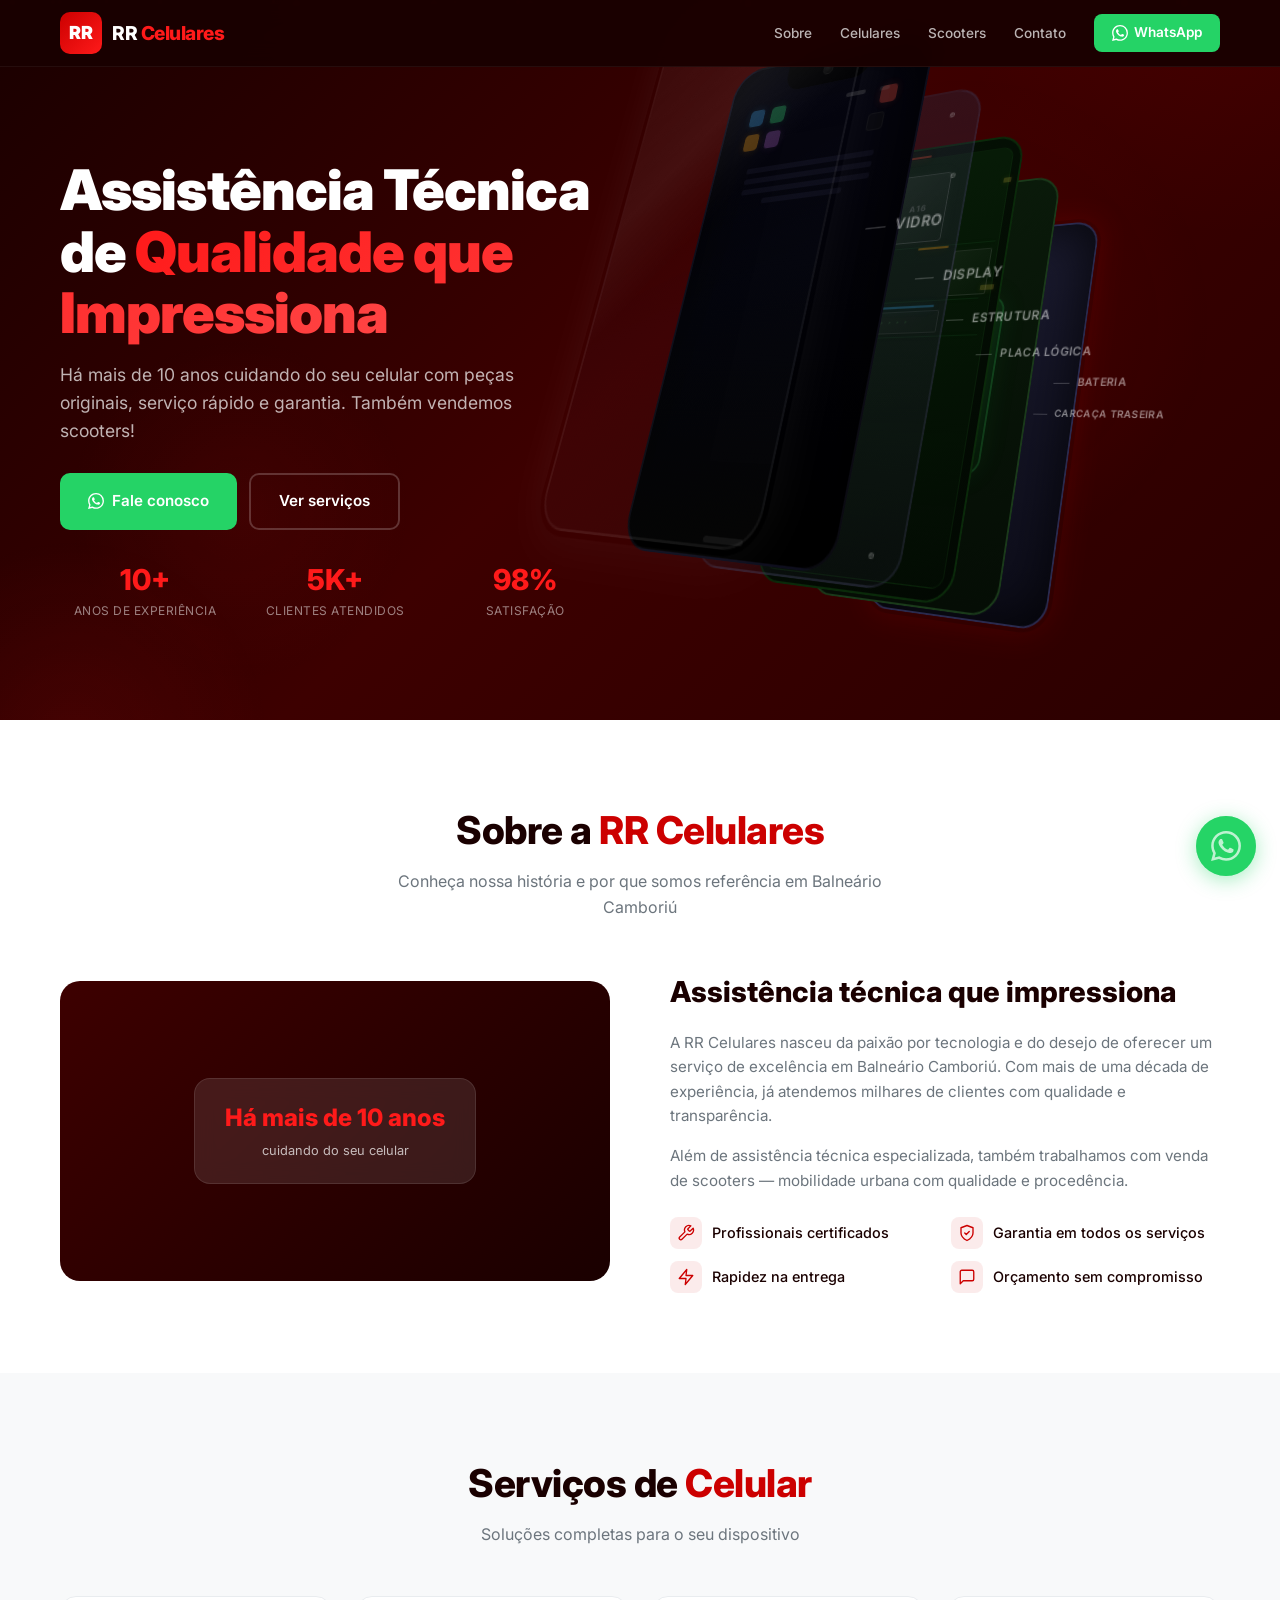
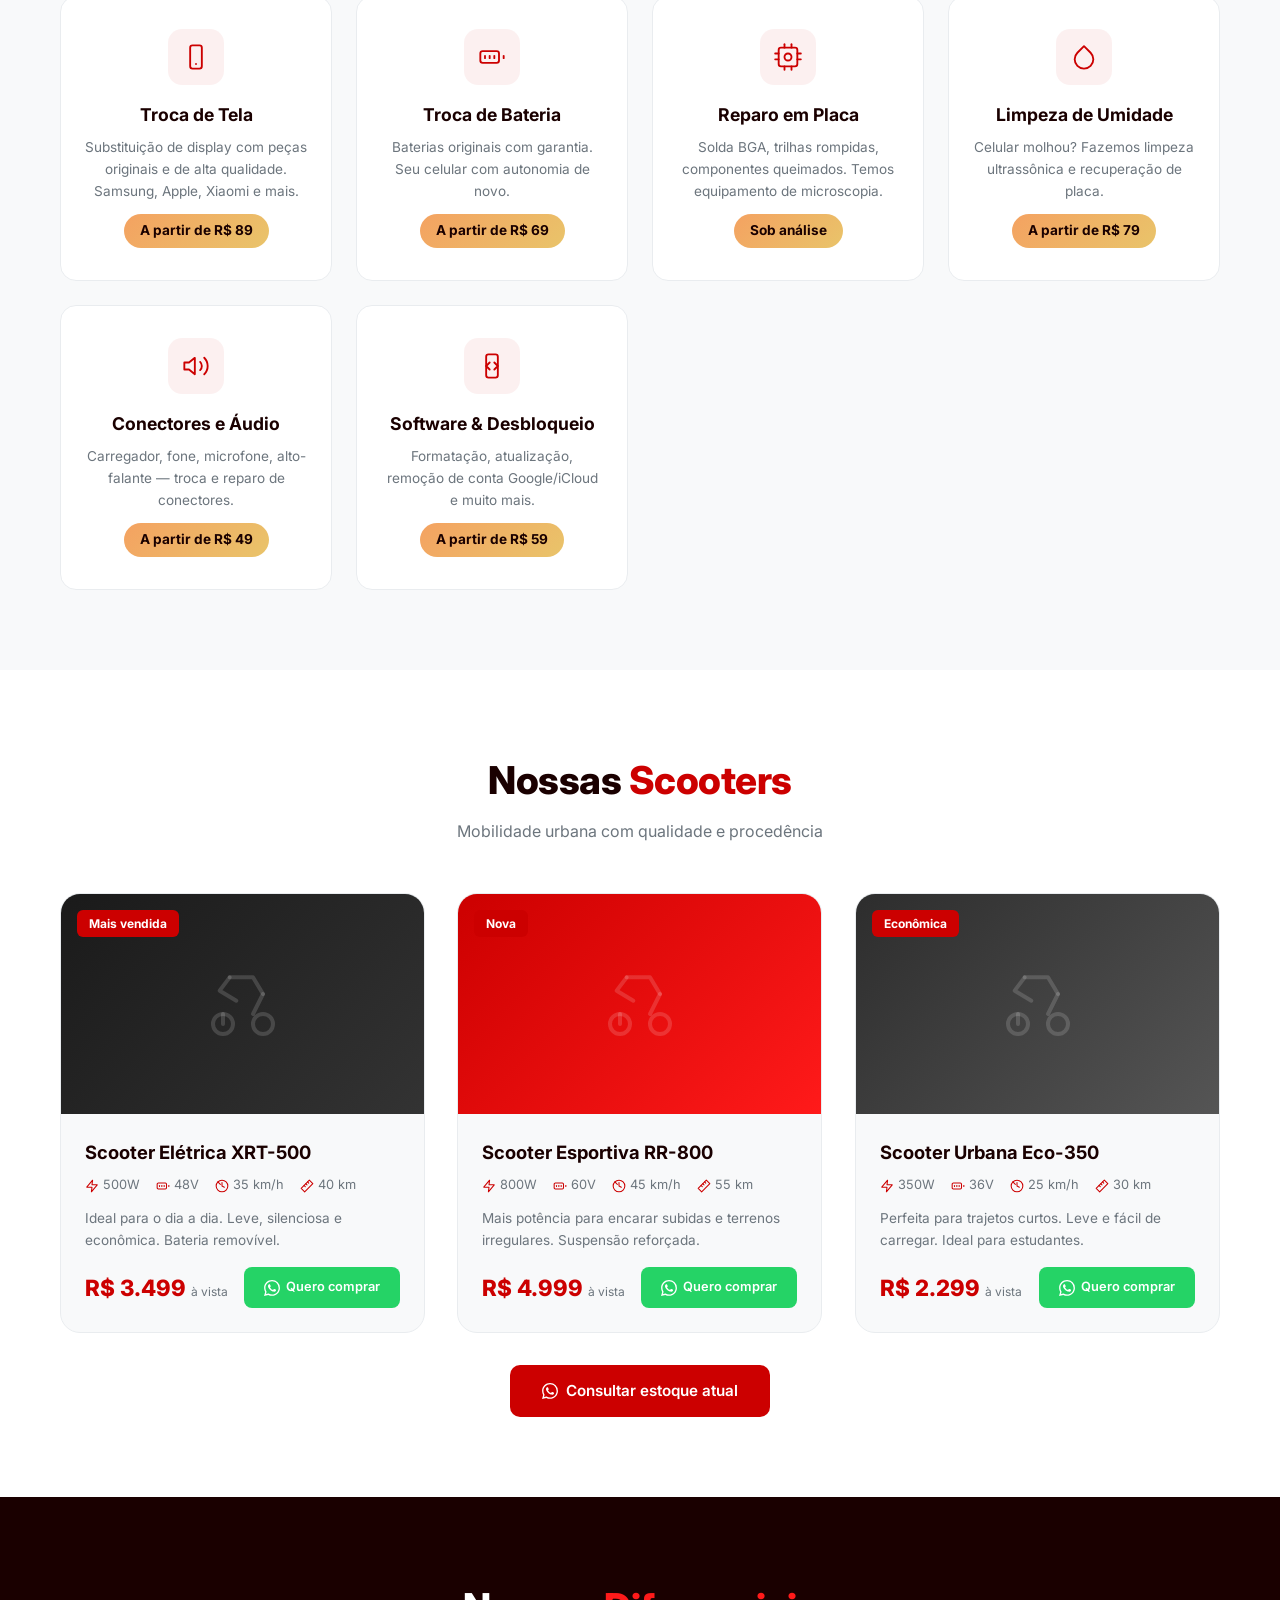
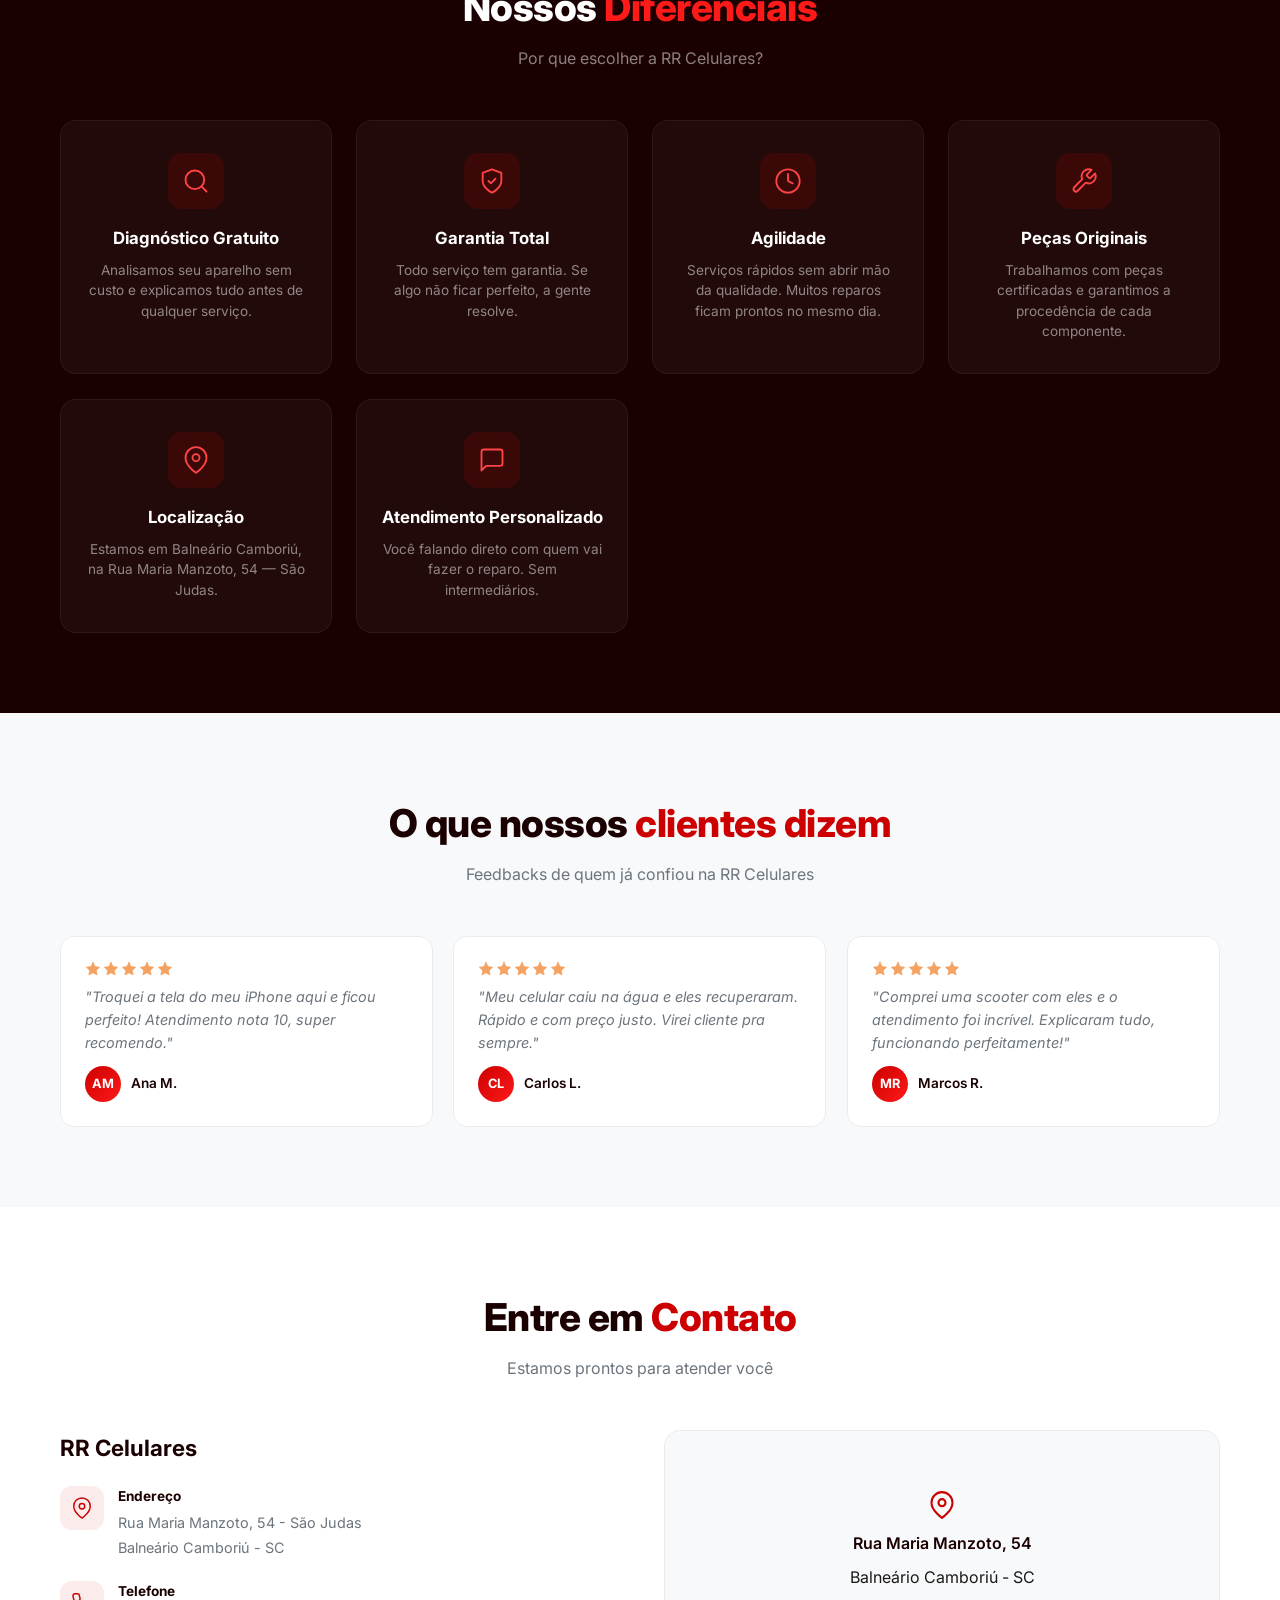
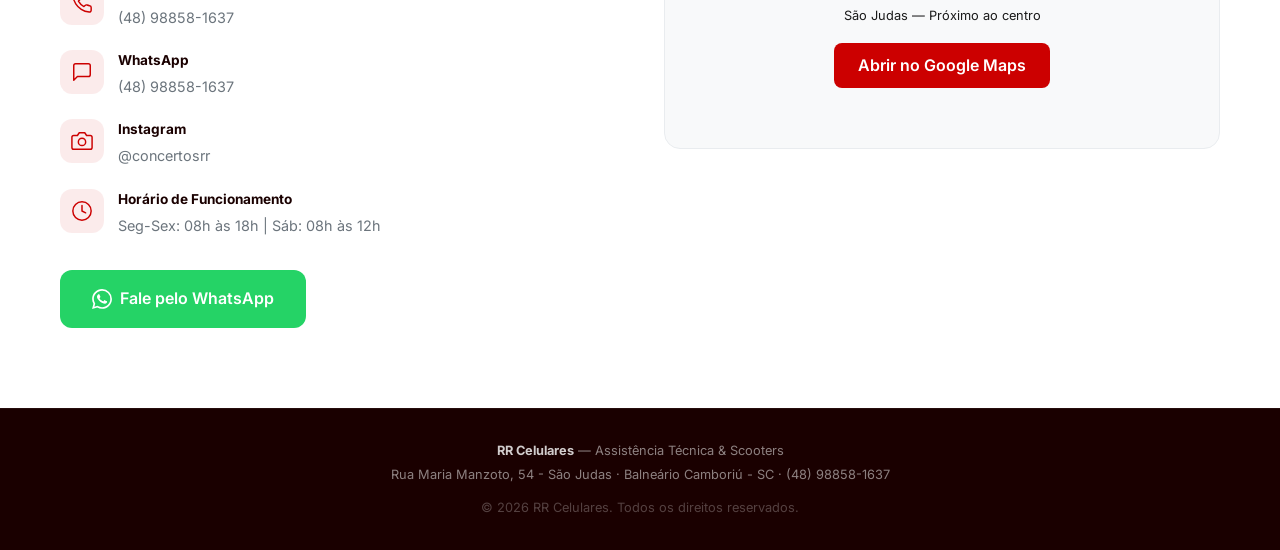
<file: index.html>
<!DOCTYPE html>
<html lang="pt-BR">
<head>
<meta charset="UTF-8">
<meta name="viewport" content="width=device-width, initial-scale=1.0">
<title>RR Celulares — Assistência Técnica e Scooters</title>
<link rel="preconnect" href="https://fonts.googleapis.com">
<link rel="preconnect" href="https://fonts.gstatic.com" crossorigin>
<link href="https://fonts.googleapis.com/css2?family=Inter:wght@400;500;600;700;800;900&display=swap" rel="stylesheet">
<style>
* { margin: 0; padding: 0; box-sizing: border-box; }

:root {
  --primary: #1A0000;
  --secondary: #3D0000;
  --accent: #CC0000;
  --accent2: #FF1A1A;
  --accent-light: #FF4444;
  --gold: #F4A261;
  --gold-light: #E9C46A;
  --light: #F8F9FA;
  --gray: #6C757D;
  --whatsapp: #25D366;
}

html { scroll-behavior: smooth; }

body {
  font-family: 'Inter', sans-serif;
  background: var(--light);
  color: #1a1a1a;
  line-height: 1.6;
}

.container { max-width: 1200px; margin: 0 auto; padding: 0 20px; }

/* ===== ICON SYSTEM ===== */
.icon-sprite { position: absolute; width: 0; height: 0; overflow: hidden; }
.icon { display: inline-block; vertical-align: middle; fill: none; stroke: currentColor; stroke-width: 1.8; stroke-linecap: round; stroke-linejoin: round; }
.icon-sm { width: 16px; height: 16px; }
.icon-md { width: 20px; height: 20px; }
.icon-lg { width: 28px; height: 28px; }
.icon-xl { width: 40px; height: 40px; }
.icon-2xl { width: 56px; height: 56px; }

/* ===== HEADER / NAV ===== */
header {
  position: fixed;
  top: 0;
  left: 0;
  right: 0;
  z-index: 1000;
  background: rgba(26, 0, 0, 0.95);
  backdrop-filter: blur(12px);
  border-bottom: 1px solid rgba(255,255,255,0.05);
  padding: 12px 0;
}

header .container {
  display: flex;
  align-items: center;
  justify-content: space-between;
}

.logo {
  display: flex;
  align-items: center;
  gap: 10px;
  text-decoration: none;
}

.logo-icon {
  width: 42px;
  height: 42px;
  background: linear-gradient(135deg, var(--accent), var(--accent2));
  border-radius: 10px;
  display: flex;
  align-items: center;
  justify-content: center;
  font-weight: 900;
  font-size: 18px;
  color: #fff;
}

.logo-text {
  color: #fff;
  font-weight: 800;
  font-size: 1.2rem;
  letter-spacing: -0.5px;
}

.logo-text span { color: var(--accent2); }

.nav-links {
  display: flex;
  align-items: center;
  gap: 28px;
  list-style: none;
}

.nav-links a {
  color: rgba(255,255,255,0.7);
  text-decoration: none;
  font-size: 0.85rem;
  font-weight: 500;
}

.nav-links a:hover { color: var(--accent2); }

.nav-cta {
  background: var(--whatsapp) !important;
  color: #fff !important;
  padding: 8px 18px;
  border-radius: 8px;
  font-weight: 600 !important;
  display: flex;
  align-items: center;
  gap: 6px;
}

.nav-cta:hover { opacity: 0.9; color: #fff !important; }

.mobile-toggle {
  display: none;
  background: none;
  border: none;
  color: #fff;
  font-size: 1.5rem;
  cursor: pointer;
  padding: 4px;
}

/* ===== HERO ===== */
.hero {
  padding: 160px 0 100px;
  background: linear-gradient(135deg, var(--primary) 0%, var(--secondary) 50%, #2A0000 100%);
  position: relative;
  overflow: hidden;
}

.hero::before {
  content: '';
  position: absolute;
  top: -50%;
  right: -20%;
  width: 600px;
  height: 600px;
  background: radial-gradient(circle, rgba(204,0,0,0.1) 0%, transparent 70%);
  border-radius: 50%;
}

.hero::after {
  content: '';
  position: absolute;
  bottom: -30%;
  left: -10%;
  width: 400px;
  height: 400px;
  background: radial-gradient(circle, rgba(255,26,26,0.08) 0%, transparent 70%);
  border-radius: 50%;
}

.hero .container {
  position: relative;
  z-index: 1;
  display: grid;
  grid-template-columns: 1fr 1fr;
  gap: 60px;
  align-items: center;
}

.hero-content h1 {
  color: #fff;
  font-size: clamp(2.2rem, 5vw, 3.5rem);
  font-weight: 900;
  line-height: 1.1;
  margin-bottom: 16px;
  letter-spacing: -1px;
}

.hero-content h1 span {
  background: linear-gradient(135deg, var(--accent2), var(--accent-light));
  -webkit-background-clip: text;
  -webkit-text-fill-color: transparent;
  background-clip: text;
}

.hero-content p {
  color: rgba(255,255,255,0.7);
  font-size: 1.1rem;
  margin-bottom: 28px;
  max-width: 500px;
}

.hero-btns {
  display: flex;
  gap: 12px;
  flex-wrap: wrap;
}

.btn {
  display: inline-flex;
  align-items: center;
  gap: 8px;
  padding: 14px 28px;
  border-radius: 10px;
  font-weight: 600;
  font-size: 0.95rem;
  text-decoration: none;
  border: none;
  cursor: pointer;
}

.btn-whatsapp {
  background: var(--whatsapp);
  color: #fff;
}

.btn-whatsapp:hover { transform: translateY(-2px); box-shadow: 0 8px 24px rgba(37,211,102,0.35); }

.btn-outline {
  background: transparent;
  color: #fff;
  border: 2px solid rgba(255,255,255,0.2);
}

.btn-outline:hover { border-color: var(--accent2); color: var(--accent2); transform: translateY(-2px); }

.hero-stats {
  display: grid;
  grid-template-columns: repeat(3, 1fr);
  gap: 20px;
  margin-top: 36px;
}

.stat-item { text-align: center; }

.stat-item .num {
  font-size: 1.8rem;
  font-weight: 800;
  color: var(--accent2);
  line-height: 1;
}

.stat-item .label {
  font-size: 0.75rem;
  color: rgba(255,255,255,0.5);
  text-transform: uppercase;
  letter-spacing: 0.5px;
  margin-top: 4px;
}

.hero-visual { display: flex; justify-content: center; align-items: center; }

.hero-card {
  background: rgba(255,255,255,0.04);
  border: 1px solid rgba(255,255,255,0.08);
  border-radius: 24px;
  padding: 40px;
  width: 100%;
  max-width: 420px;
  backdrop-filter: blur(10px);
}

.hero-card .icon-big {
  width: 80px;
  height: 80px;
  background: linear-gradient(135deg, rgba(204,0,0,0.15), rgba(255,26,26,0.1));
  border-radius: 20px;
  display: flex;
  align-items: center;
  justify-content: center;
  margin-bottom: 20px;
}

.hero-card .icon-big .icon { color: var(--accent2); width: 36px; height: 36px; stroke-width: 1.5; }

.hero-card h3 {
  color: #fff;
  font-size: 1.2rem;
  font-weight: 700;
  margin-bottom: 4px;
}

.hero-card .sub {
  color: var(--accent2);
  font-size: 0.85rem;
  font-weight: 500;
  margin-bottom: 16px;
}

.hero-card .service-list { list-style: none; }

.hero-card .service-list li {
  color: rgba(255,255,255,0.6);
  font-size: 0.85rem;
  padding: 6px 0;
  border-bottom: 1px solid rgba(255,255,255,0.05);
  display: flex;
  align-items: center;
  gap: 8px;
}

.hero-card .service-list li .icon { width: 14px; height: 14px; stroke-width: 2.5; color: var(--accent2); flex-shrink: 0; }

/* ===== SECTION COMMON ===== */
.section { padding: 80px 0; }

.section-header {
  text-align: center;
  margin-bottom: 48px;
}

.section-header h2 {
  font-size: clamp(1.6rem, 3vw, 2.4rem);
  font-weight: 800;
  color: var(--primary);
  letter-spacing: -0.5px;
}

.section-header h2 span { color: var(--accent); }

.section-header p {
  color: var(--gray);
  font-size: 1rem;
  margin-top: 8px;
  max-width: 500px;
  margin-left: auto;
  margin-right: auto;
}

/* ===== ABOUT ===== */
#sobre { background: #fff; }

.about-grid {
  display: grid;
  grid-template-columns: 1fr 1fr;
  gap: 60px;
  align-items: center;
}

.about-image {
  background: linear-gradient(135deg, var(--secondary), var(--primary));
  border-radius: 20px;
  padding: 40px;
  min-height: 300px;
  display: flex;
  align-items: center;
  justify-content: center;
  text-align: center;
  position: relative;
  overflow: hidden;
}

.about-image .badge {
  position: relative;
  z-index: 1;
  background: rgba(255,255,255,0.1);
  backdrop-filter: blur(10px);
  border: 1px solid rgba(255,255,255,0.1);
  padding: 20px 30px;
  border-radius: 16px;
  color: #fff;
}

.about-image .badge strong {
  display: block;
  font-size: 1.5rem;
  font-weight: 800;
  color: var(--accent2);
}

.about-image .badge span {
  font-size: 0.8rem;
  opacity: 0.7;
}

.about-text h3 {
  font-size: 1.8rem;
  font-weight: 800;
  color: var(--primary);
  margin-bottom: 16px;
}

.about-text p {
  color: var(--gray);
  margin-bottom: 16px;
  font-size: 0.95rem;
}

.about-features {
  display: grid;
  grid-template-columns: 1fr 1fr;
  gap: 12px;
  margin-top: 24px;
}

.about-feature {
  display: flex;
  align-items: center;
  gap: 10px;
  font-size: 0.9rem;
  font-weight: 500;
  color: var(--primary);
}

.about-feature .icon-fill {
  width: 32px;
  height: 32px;
  background: rgba(204,0,0,0.08);
  border-radius: 8px;
  display: flex;
  align-items: center;
  justify-content: center;
  flex-shrink: 0;
}

.about-feature .icon-fill .icon { width: 18px; height: 18px; color: var(--accent); }

/* ===== SERVICES ===== */
#servicos { background: var(--light); }

.services-grid {
  display: grid;
  grid-template-columns: repeat(auto-fit, minmax(260px, 1fr));
  gap: 24px;
}

.service-card {
  background: #fff;
  border-radius: 16px;
  padding: 32px 24px;
  border: 1px solid #e9ecef;
  text-align: center;
}

.service-card:hover {
  box-shadow: 0 12px 32px rgba(0,0,0,0.06);
  border-color: var(--accent);
}

.service-card .icon-wrap {
  width: 56px;
  height: 56px;
  background: rgba(204,0,0,0.06);
  border-radius: 14px;
  display: flex;
  align-items: center;
  justify-content: center;
  margin: 0 auto 16px;
}

.service-card .icon-wrap .icon { width: 28px; height: 28px; color: var(--accent); stroke-width: 1.6; }

.service-card h3 {
  font-size: 1.1rem;
  font-weight: 700;
  color: var(--primary);
  margin-bottom: 8px;
}

.service-card p {
  color: var(--gray);
  font-size: 0.85rem;
  margin-bottom: 12px;
}

.service-card .price-tag {
  display: inline-block;
  background: linear-gradient(135deg, var(--gold), var(--gold-light));
  color: var(--primary);
  font-weight: 700;
  font-size: 0.85rem;
  padding: 6px 16px;
  border-radius: 20px;
}

/* ===== SCOOTERS ===== */
#scooters { background: #fff; }

.scooters-grid {
  display: grid;
  grid-template-columns: repeat(auto-fit, minmax(300px, 1fr));
  gap: 32px;
}

.scooter-card {
  background: var(--light);
  border-radius: 20px;
  overflow: hidden;
  border: 1px solid #e9ecef;
}

.scooter-card:hover {
  box-shadow: 0 12px 32px rgba(0,0,0,0.08);
}

.scooter-image {
  height: 220px;
  display: flex;
  align-items: center;
  justify-content: center;
  position: relative;
  overflow: hidden;
}

.scooter-image img {
  width: 100%;
  height: 100%;
  object-fit: cover;
}

.scooter-image .placeholder-icon .icon { width: 80px; height: 80px; color: rgba(255,255,255,0.15); stroke-width: 1.2; }

.scooter-image .tag {
  position: absolute;
  top: 16px;
  left: 16px;
  background: var(--accent);
  color: #fff;
  font-size: 0.75rem;
  font-weight: 700;
  padding: 4px 12px;
  border-radius: 6px;
  z-index: 1;
}

.scooter-info {
  padding: 24px;
}

.scooter-info h3 {
  font-size: 1.15rem;
  font-weight: 700;
  color: var(--primary);
  margin-bottom: 8px;
}

.scooter-info .specs {
  display: flex;
  gap: 16px;
  margin-bottom: 12px;
  flex-wrap: wrap;
}

.scooter-info .specs span {
  font-size: 0.8rem;
  color: var(--gray);
  display: flex;
  align-items: center;
  gap: 4px;
}

.scooter-info .specs .icon { width: 14px; height: 14px; color: var(--accent); stroke-width: 1.8; }

.scooter-info p {
  color: var(--gray);
  font-size: 0.85rem;
  margin-bottom: 16px;
}

.scooter-info .price-row {
  display: flex;
  align-items: center;
  justify-content: space-between;
  gap: 12px;
}

.scooter-info .price {
  font-size: 1.4rem;
  font-weight: 800;
  color: var(--accent);
}

.scooter-info .price small {
  font-size: 0.75rem;
  font-weight: 400;
  color: var(--gray);
}

.scooter-info .btn-small {
  display: inline-flex;
  align-items: center;
  gap: 6px;
  background: var(--whatsapp);
  color: #fff;
  padding: 10px 20px;
  border-radius: 8px;
  font-weight: 600;
  font-size: 0.8rem;
  text-decoration: none;
}

.scooter-info .btn-small:hover { opacity: 0.9; }

/* ===== WHY US ===== */
#diferenciais {
  background: var(--primary);
  color: #fff;
}

#diferenciais .section-header h2 { color: #fff; }
#diferenciais .section-header h2 span { color: var(--accent2); }
#diferenciais .section-header p { color: rgba(255,255,255,0.5); }

.diffs-grid {
  display: grid;
  grid-template-columns: repeat(auto-fit, minmax(220px, 1fr));
  gap: 24px;
}

.diff-card {
  background: rgba(255,255,255,0.04);
  border: 1px solid rgba(255,255,255,0.06);
  border-radius: 16px;
  padding: 32px 24px;
  text-align: center;
}

.diff-card:hover { background: rgba(255,255,255,0.08); }

.diff-card .icon-wrap {
  width: 56px;
  height: 56px;
  background: rgba(204,0,0,0.15);
  border-radius: 14px;
  display: flex;
  align-items: center;
  justify-content: center;
  margin: 0 auto 16px;
}

.diff-card .icon-wrap .icon { width: 28px; height: 28px; color: var(--accent-light); stroke-width: 1.6; }

.diff-card h3 {
  font-size: 1.05rem;
  font-weight: 700;
  margin-bottom: 8px;
}

.diff-card p {
  font-size: 0.85rem;
  color: rgba(255,255,255,0.5);
  line-height: 1.5;
}

/* ===== CONTACT ===== */
#contato { background: #fff; }

.contact-grid {
  display: grid;
  grid-template-columns: 1fr 1fr;
  gap: 48px;
  align-items: start;
}

.contact-info h3 {
  font-size: 1.4rem;
  font-weight: 700;
  color: var(--primary);
  margin-bottom: 20px;
}

.contact-item {
  display: flex;
  align-items: flex-start;
  gap: 14px;
  margin-bottom: 20px;
}

.contact-item .icon-wrap {
  width: 44px;
  height: 44px;
  background: rgba(204,0,0,0.08);
  border-radius: 12px;
  display: flex;
  align-items: center;
  justify-content: center;
  flex-shrink: 0;
}

.contact-item .icon-wrap .icon { width: 22px; height: 22px; color: var(--accent); stroke-width: 1.6; }

.contact-item .info strong {
  display: block;
  font-size: 0.85rem;
  color: var(--primary);
  margin-bottom: 2px;
}

.contact-item .info span, .contact-item .info a {
  color: var(--gray);
  font-size: 0.9rem;
  text-decoration: none;
}

.contact-item .info a:hover { color: var(--accent); }

.contact-whatsapp-btn {
  display: inline-flex;
  align-items: center;
  gap: 8px;
  background: var(--whatsapp);
  color: #fff;
  padding: 16px 32px;
  border-radius: 12px;
  font-weight: 600;
  text-decoration: none;
  margin-top: 12px;
}

.contact-whatsapp-btn:hover { transform: translateY(-2px); box-shadow: 0 8px 24px rgba(37,211,102,0.35); }

.contact-whatsapp-btn .icon { width: 20px; height: 20px; stroke-width: 0; fill: #fff; }

.contact-map {
  border-radius: 16px;
  overflow: hidden;
  border: 1px solid #e9ecef;
  min-height: 300px;
  background: var(--light);
  display: flex;
  align-items: center;
  justify-content: center;
  text-align: center;
  padding: 20px;
}

/* ===== FEEDBACK ===== */
#feedback { background: var(--light); }

.feedback-grid {
  display: grid;
  grid-template-columns: repeat(auto-fit, minmax(280px, 1fr));
  gap: 20px;
}

.feedback-card {
  background: #fff;
  border: 1px solid #e9ecef;
  border-radius: 14px;
  padding: 24px;
}

.feedback-card .stars { margin-bottom: 8px; display: flex; gap: 2px; }
.feedback-card .stars .icon { width: 16px; height: 16px; fill: var(--gold); stroke: var(--gold); stroke-width: 1; }

.feedback-card .text {
  color: var(--gray);
  font-size: 0.9rem;
  line-height: 1.6;
  margin-bottom: 12px;
  font-style: italic;
}

.feedback-card .author {
  display: flex;
  align-items: center;
  gap: 10px;
}

.feedback-card .author .avatar {
  width: 36px;
  height: 36px;
  border-radius: 50%;
  background: linear-gradient(135deg, var(--accent), var(--accent2));
  display: flex;
  align-items: center;
  justify-content: center;
  color: #fff;
  font-weight: 700;
  font-size: 0.8rem;
}

.feedback-card .author .name {
  font-weight: 600;
  font-size: 0.85rem;
  color: var(--primary);
}

/* ===== FLOATING WHATSAPP ===== */
.float-whatsapp {
  position: fixed;
  bottom: 24px;
  right: 24px;
  z-index: 999;
  width: 60px;
  height: 60px;
  background: var(--whatsapp);
  border-radius: 50%;
  display: flex;
  align-items: center;
  justify-content: center;
  text-decoration: none;
  box-shadow: 0 4px 20px rgba(37,211,102,0.4);
}

.float-whatsapp:hover { transform: scale(1.08); }

.float-whatsapp .icon { width: 30px; height: 30px; fill: #fff; stroke: none; }

.float-whatsapp .pulse {
  position: absolute;
  width: 100%;
  height: 100%;
  border-radius: 50%;
  background: var(--whatsapp);
  opacity: 0.3;
  animation: pulse 2s infinite;
}

@keyframes pulse {
  0% { transform: scale(1); opacity: 0.3; }
  70% { transform: scale(1.4); opacity: 0; }
  100% { transform: scale(1.4); opacity: 0; }
}

/* ===== GLOBAL WHATSAPP ICON ===== */
.icon-whatsapp { fill: #fff; stroke: none; }

/* ===== FOOTER ===== */
footer {
  background: var(--primary);
  color: rgba(255,255,255,0.5);
  padding: 32px 0;
  text-align: center;
  font-size: 0.8rem;
  border-top: 1px solid rgba(255,255,255,0.05);
}

footer strong { color: rgba(255,255,255,0.8); }

/* ===== RESPONSIVE ===== */
@media (max-width: 900px) {
  .hero .container { grid-template-columns: 1fr; gap: 40px; }
  .hero-visual { display: none; }
  .about-grid { grid-template-columns: 1fr; gap: 32px; }
  .contact-grid { grid-template-columns: 1fr; }
  .hero { padding: 120px 0 60px; }
}

@media (max-width: 760px) {
  .nav-links {
    display: none;
    position: absolute;
    top: 100%;
    left: 0;
    right: 0;
    background: var(--primary);
    flex-direction: column;
    padding: 20px;
    gap: 16px;
    border-bottom: 1px solid rgba(255,255,255,0.05);
  }

  .nav-links.open { display: flex; }
  .mobile-toggle { display: block; }
  .about-features { grid-template-columns: 1fr; }
  .hero-stats { gap: 12px; }
  .stat-item .num { font-size: 1.4rem; }
}

@media (max-width: 480px) {
  .section { padding: 48px 0; }
  .hero-btns { flex-direction: column; }
  .hero-btns .btn { justify-content: center; }
}

/* ===== 3D ANIMATIONS ===== */
[data-reveal] {
  opacity: 0;
  transform: translateY(40px) perspective(600px) rotateX(3deg);
  transition: opacity 0.7s cubic-bezier(0.25, 0.46, 0.45, 0.94), transform 0.7s cubic-bezier(0.25, 0.46, 0.45, 0.94);
}
[data-reveal].visible {
  opacity: 1;
  transform: translateY(0) perspective(600px) rotateX(0);
}
[data-reveal="left"] {
  transform: translateX(-50px) perspective(600px) rotateY(5deg);
}
[data-reveal="left"].visible {
  transform: translateX(0) perspective(600px) rotateY(0);
}
[data-reveal="right"] {
  transform: translateX(50px) perspective(600px) rotateY(-5deg);
}
[data-reveal="right"].visible {
  transform: translateX(0) perspective(600px) rotateY(0);
}
[data-reveal="scale"] {
  transform: perspective(600px) scale(0.85) translateZ(-30px);
}
[data-reveal="scale"].visible {
  transform: perspective(600px) scale(1) translateZ(0);
}

[data-tilt] {
  transform-style: preserve-3d;
  will-change: transform;
}

[data-tilt] .tilt-content {
  transform-style: preserve-3d;
  pointer-events: none;
}

[data-tilt] .tilt-float {
  transform: translateZ(20px);
  transition: transform 0.3s ease;
}

[data-tilt]:hover .tilt-float {
  transform: translateZ(40px);
}

[data-tilt] .tilt-float-sm {
  transform: translateZ(10px);
  transition: transform 0.3s ease;
}

[data-tilt]:hover .tilt-float-sm {
  transform: translateZ(25px);
}

/* Floating 3D animation for icons */
@keyframes float-3d {
  0%, 100% { transform: translateY(0) perspective(400px) rotateX(0deg) rotateY(0deg); }
  25% { transform: translateY(-8px) perspective(400px) rotateX(2deg) rotateY(-2deg); }
  50% { transform: translateY(-4px) perspective(400px) rotateX(-1deg) rotateY(3deg); }
  75% { transform: translateY(-10px) perspective(400px) rotateX(1deg) rotateY(-1deg); }
}
.icon-float-3d {
  animation: float-3d 4s ease-in-out infinite;
}

/* 3D glow particles */
.hero-particles {
  position: absolute;
  top: 0;
  left: 0;
  width: 100%;
  height: 100%;
  overflow: hidden;
  pointer-events: none;
  z-index: 0;
}
.hero-particle {
  position: absolute;
  width: 6px;
  height: 6px;
  background: rgba(255, 26, 26, 0.4);
  border-radius: 50%;
  animation: particle-float linear infinite;
  box-shadow: 0 0 12px rgba(255, 26, 26, 0.2);
}
@keyframes particle-float {
  0% { transform: translateY(100vh) translateZ(0) scale(1); opacity: 0; }
  10% { opacity: 1; }
  90% { opacity: 1; }
  100% { transform: translateY(-10vh) translateZ(50px) scale(0.3); opacity: 0; }
}

/* 3D stat counter animation */
.stat-item .num {
  display: inline-block;
}
.stat-item .num.animate {
  animation: stat-pop 0.4s cubic-bezier(0.175, 0.885, 0.32, 1.275);
}
@keyframes stat-pop {
  0% { transform: perspective(400px) scale(1) translateZ(0); }
  50% { transform: perspective(400px) scale(1.2) translateZ(20px); }
  100% { transform: perspective(400px) scale(1) translateZ(0); }
}

/* 3D hover glow on cards */
.service-card, .scooter-card, .diff-card, .feedback-card {
  transition: transform 0.4s cubic-bezier(0.175, 0.885, 0.32, 1.275), box-shadow 0.4s ease, border-color 0.3s ease;
  transform-style: preserve-3d;
}

.service-card:hover, .scooter-card:hover, .diff-card:hover, .feedback-card:hover {
  transform: translateY(-6px) perspective(600px) rotateX(1deg);
}

/* 3D parallax hero glow */
.hero-glow-1, .hero-glow-2 {
  position: absolute;
  border-radius: 50%;
  pointer-events: none;
  will-change: transform;
}
.hero-glow-1 {
  top: 10%;
  right: 5%;
  width: 500px;
  height: 500px;
  background: radial-gradient(circle, rgba(204,0,0,0.08) 0%, transparent 70%);
}
.hero-glow-2 {
  bottom: 5%;
  left: 5%;
  width: 350px;
  height: 350px;
  background: radial-gradient(circle, rgba(255,26,26,0.06) 0%, transparent 70%);
}

/* ===== 3D IPHONE ===== */
.iphone-3d-wrapper {
  width: 220px;
  height: 440px;
  perspective: 1000px;
  position: relative;
  cursor: default;
}

.iphone-3d-scene {
  width: 100%;
  height: 100%;
  position: relative;
  transform-style: preserve-3d;
  transition: transform 0.1s ease;
  transform: rotateY(-32deg) rotateX(18deg);
}

.iphone-layer {
  position: absolute;
  top: 0;
  left: 0;
  width: 100%;
  height: 100%;
  border-radius: 32px;
  transform-style: preserve-3d;
  transition: transform 0.5s cubic-bezier(0.34, 1.56, 0.64, 1), box-shadow 0.5s ease;
  backface-visibility: hidden;
  will-change: transform;
}

.layer-inner {
  position: absolute;
  top: 4px;
  left: 4px;
  right: 4px;
  bottom: 4px;
  border-radius: 28px;
  overflow: hidden;
}

.layer-tag {
  position: absolute;
  right: -90px;
  top: 50%;
  transform: translateY(-50%) translateX(0);
  font-size: 0.65rem;
  font-weight: 600;
  color: rgba(255,255,255,0.5);
  white-space: nowrap;
  opacity: 1;
  pointer-events: none;
  letter-spacing: 0.3px;
  text-transform: uppercase;
}

.layer-tag::before {
  content: '';
  position: absolute;
  left: -24px;
  top: 50%;
  width: 16px;
  height: 1px;
  background: rgba(255,255,255,0.2);
}

/* --- Layer specific styles --- */
.iphone-layer .layer-inner {
  position: absolute;
  top: 4px;
  left: 4px;
  right: 4px;
  bottom: 4px;
  border-radius: 28px;
  overflow: hidden;
  display: flex;
  align-items: center;
  justify-content: center;
}

/* BACK COVER - Deep navy with subtle glow */
.layer-back .layer-inner {
  background: linear-gradient(180deg, #1a1a2e, #0d0d1a);
  border: 2px solid #2a2a4e;
  box-shadow: inset 0 0 60px rgba(0,0,0,0.8);
}
.layer-back .apple-logo {
  width: 28px;
  height: 34px;
  background: rgba(255,255,255,0.06);
  clip-path: polygon(50% 0%, 100% 25%, 100% 75%, 50% 100%, 0% 75%, 0% 25%);
  position: absolute;
  top: 80px;
  left: 50%;
  transform: translateX(-50%);
  filter: drop-shadow(0 0 4px rgba(255,255,255,0.05));
}
.layer-back .camera-module {
  position: absolute;
  top: 28px;
  left: 50%;
  transform: translateX(-50%);
  width: 40px;
  height: 40px;
  border-radius: 12px;
  background: radial-gradient(circle at 40% 35%, #1a1a3a, #000);
  border: 2px solid #3a3a5e;
  box-shadow: 0 0 12px rgba(100,100,255,0.1);
}
.layer-back .lens {
  position: absolute;
  border-radius: 50%;
  border: 1px solid #4a4a6e;
}
.layer-back .lens-1 { top: 6px; left: 6px; width: 14px; height: 14px; background: radial-gradient(circle at 35% 30%, #333, #000); box-shadow: inset 0 0 6px rgba(0,0,0,0.8); }
.layer-back .lens-2 { top: 6px; right: 6px; width: 10px; height: 10px; background: #0a0a1a; }
.layer-back .lens-3 { bottom: 6px; left: 50%; transform: translateX(-50%); width: 16px; height: 10px; background: #0a0a1a; border-radius: 4px; }
.layer-back .model-text {
  position: absolute;
  bottom: 50px;
  left: 50%;
  transform: translateX(-50%);
  font-size: 0.35rem;
  color: rgba(255,255,255,0.04);
  letter-spacing: 3px;
}

/* BATTERY - X-ray style with neon green glow */
.layer-battery .layer-inner {
  background: linear-gradient(180deg, #0a1a0a, #050d05);
  border: 2px solid #1a3a1a;
}
.layer-battery .battery-body {
  width: 130px;
  height: 180px;
  background: linear-gradient(180deg, rgba(52,199,89,0.08), rgba(52,199,89,0.03));
  border-radius: 16px;
  border: 2px solid rgba(52,199,89,0.2);
  position: relative;
  box-shadow: 0 0 30px rgba(52,199,89,0.08), inset 0 0 30px rgba(52,199,89,0.03);
}
.layer-battery .battery-body::before {
  content: '';
  position: absolute;
  top: 50%;
  left: 50%;
  transform: translate(-50%, -50%);
  width: 100px;
  height: 140px;
  background: linear-gradient(180deg, rgba(52,199,89,0.3), rgba(40,167,69,0.2));
  border-radius: 8px;
  box-shadow: 0 0 20px rgba(52,199,89,0.15), inset 0 0 20px rgba(52,199,89,0.1);
}
.layer-battery .battery-body::after {
  content: 'Li-Ion  3349mAh';
  position: absolute;
  bottom: 20px;
  left: 50%;
  transform: translateX(-50%);
  font-size: 0.4rem;
  color: rgba(52,199,89,0.3);
  font-weight: 600;
  letter-spacing: 0.5px;
  white-space: nowrap;
}
.layer-battery .battery-tab {
  position: absolute;
  bottom: 32px;
  left: 50%;
  transform: translateX(-50%);
  width: 20px;
  height: 26px;
  background: linear-gradient(180deg, rgba(232,200,64,0.6), rgba(196,154,42,0.4));
  border-radius: 3px;
  border: 1px solid rgba(232,200,64,0.3);
  box-shadow: 0 0 10px rgba(232,200,64,0.15);
  z-index: 2;
}
.layer-battery .battery-flex {
  position: absolute;
  bottom: 58px;
  left: 50%;
  transform: translateX(-50%);
  width: 6px;
  height: 32px;
  background: linear-gradient(180deg, rgba(232,200,64,0.5), rgba(196,154,42,0.3));
  border-radius: 1px;
  z-index: 1;
}
.layer-battery .battery-spec {
  position: absolute;
  bottom: 6px;
  left: 50%;
  transform: translateX(-50%);
  font-size: 0.3rem;
  color: rgba(52,199,89,0.15);
  letter-spacing: 1px;
  white-space: nowrap;
}

/* LOGIC BOARD - Dark PCB with neon green traces */
.layer-logic .layer-inner {
  background: linear-gradient(135deg, #051205, #020802);
  border: 2px solid #0a2a0a;
}
.layer-logic .pcb-bg {
  position: absolute;
  top: 10px;
  left: 8px;
  right: 8px;
  bottom: 10px;
  background: linear-gradient(180deg, rgba(10,40,10,0.5), rgba(5,20,5,0.3));
  border-radius: 12px;
  border: 1px solid rgba(20,60,20,0.3);
}
.layer-logic .chip-main {
  position: absolute;
  top: 28px;
  left: 50%;
  transform: translateX(-50%);
  width: 64px;
  height: 72px;
  background: linear-gradient(135deg, rgba(200,200,200,0.1), rgba(100,100,100,0.05));
  border-radius: 4px;
  border: 1px solid rgba(200,200,200,0.2);
  box-shadow: 0 0 15px rgba(200,200,200,0.05), inset 0 0 10px rgba(255,255,255,0.02);
}
.layer-logic .chip-main::after {
  content: 'A16';
  position: absolute;
  top: 50%;
  left: 50%;
  transform: translate(-50%, -50%);
  font-size: 0.55rem;
  color: rgba(200,200,200,0.3);
  font-weight: 800;
  letter-spacing: 1px;
}
.layer-logic .chip-sm {
  position: absolute;
  background: linear-gradient(135deg, rgba(150,150,150,0.08), rgba(80,80,80,0.04));
  border-radius: 2px;
  border: 1px solid rgba(150,150,150,0.15);
}
.layer-logic .chip-sm-1 { top: 112px; left: 14px; width: 40px; height: 45px; }
.layer-logic .chip-sm-2 { top: 112px; right: 14px; width: 40px; height: 45px; }
.layer-logic .chip-sm-3 { top: 170px; left: 50%; transform: translateX(-50%); width: 90px; height: 22px; }
.layer-logic .chip-sm-3::after {
  content: '▸▸▸▸';
  position: absolute;
  top: 50%;
  left: 50%;
  transform: translate(-50%, -50%);
  font-size: 0.3rem;
  color: rgba(100,200,100,0.2);
  letter-spacing: 6px;
}
.layer-logic .trace {
  position: absolute;
  height: 1px;
  background: rgba(52,199,89,0.08);
  box-shadow: 0 0 4px rgba(52,199,89,0.05);
}
.layer-logic .trace-1 { top: 105px; left: 12px; right: 12px; }
.layer-logic .trace-2 { top: 160px; left: 20px; right: 20px; }
.layer-logic .trace-3 { top: 195px; left: 15px; right: 15px; }
.layer-logic .gold-contact {
  position: absolute;
  width: 8px;
  height: 5px;
  background: rgba(232,200,64,0.2);
  border-radius: 1px;
  box-shadow: 0 0 6px rgba(232,200,64,0.1);
}
.layer-logic .gold-contact-1 { top: 42px; left: 6px; }
.layer-logic .gold-contact-2 { top: 42px; right: 6px; }
.layer-logic .gold-contact-3 { top: 148px; left: 6px; width: 14px; }
.layer-logic .gold-contact-4 { top: 148px; right: 6px; width: 14px; }

/* MIDFRAME - Tech skeleton with colored flex cables */
.layer-midframe .layer-inner {
  background: linear-gradient(180deg, rgba(40,40,60,0.4), rgba(20,20,30,0.3));
  border: 2px solid rgba(80,80,120,0.2);
}
.layer-midframe .screw {
  position: absolute;
  width: 5px;
  height: 5px;
  border-radius: 50%;
  background: radial-gradient(circle at 35% 35%, rgba(200,200,200,0.3), rgba(100,100,100,0.1));
  border: 1px solid rgba(200,200,200,0.15);
  box-shadow: 0 0 4px rgba(200,200,200,0.05);
}
.layer-midframe .screw-1 { top: 20px; left: 24px; }
.layer-midframe .screw-2 { top: 20px; right: 24px; }
.layer-midframe .screw-3 { bottom: 20px; left: 24px; }
.layer-midframe .screw-4 { bottom: 20px; right: 24px; }
.layer-midframe .screw-5 { top: 80px; left: 12px; }
.layer-midframe .screw-6 { top: 80px; right: 12px; }
.layer-midframe .flex-cable {
  position: absolute;
  height: 2px;
  border-radius: 1px;
}
.layer-midframe .flex-cable-1 { top: 60px; left: 10px; right: 40px; background: rgba(231,76,60,0.3); box-shadow: 0 0 8px rgba(231,76,60,0.15); }
.layer-midframe .flex-cable-2 { top: 200px; left: 30px; right: 10px; background: rgba(52,152,219,0.3); box-shadow: 0 0 8px rgba(52,152,219,0.15); }
.layer-midframe .flex-cable-3 { top: 145px; left: 6px; width: 35px; background: rgba(46,204,113,0.3); box-shadow: 0 0 8px rgba(46,204,113,0.1); }
.layer-midframe .flex-cable-4 { top: 148px; right: 6px; width: 30px; background: rgba(243,156,18,0.3); box-shadow: 0 0 8px rgba(243,156,18,0.1); }
.layer-midframe .speaker-mesh {
  position: absolute;
  bottom: 34px;
  left: 50%;
  transform: translateX(-50%);
  display: flex;
  gap: 2px;
}
.layer-midframe .speaker-mesh span {
  width: 3px;
  height: 7px;
  background: rgba(100,100,100,0.2);
  border-radius: 1px;
  box-shadow: 0 0 2px rgba(100,100,100,0.05);
}
.layer-midframe .frame-cutout {
  position: absolute;
  top: 60px;
  left: 50%;
  transform: translateX(-50%);
  width: 60px;
  height: 8px;
  background: rgba(0,0,0,0.3);
  border-radius: 4px;
}

/* DISPLAY - Dark screen with glowing UI elements */
.layer-display .layer-inner {
  background: linear-gradient(180deg, #050510, #000);
  border: 2px solid rgba(50,50,80,0.2);
  box-shadow: inset 0 0 60px rgba(0,0,0,0.9);
}
.layer-display .display-notch {
  position: absolute;
  top: 0;
  left: 50%;
  transform: translateX(-50%);
  width: 90px;
  height: 28px;
  background: rgba(0,0,0,0.8);
  border-radius: 0 0 16px 16px;
  z-index: 2;
}
.layer-display .display-notch::after {
  content: '';
  position: absolute;
  top: 8px;
  left: 50%;
  transform: translateX(-50%);
  width: 9px;
  height: 9px;
  border-radius: 50%;
  background: radial-gradient(circle at 40% 35%, rgba(100,100,100,0.2), rgba(20,20,20,0.1));
  border: 1px solid rgba(50,50,50,0.2);
}
.layer-display .app-icon {
  position: absolute;
  width: 16px;
  height: 16px;
  border-radius: 4px;
  opacity: 0.8;
}
.layer-display .app-icon-1 { top: 42px; left: 26px; background: rgba(52,152,219,0.4); box-shadow: 0 0 8px rgba(52,152,219,0.15); }
.layer-display .app-icon-2 { top: 42px; left: 50px; background: rgba(46,204,113,0.4); box-shadow: 0 0 8px rgba(46,204,113,0.15); }
.layer-display .app-icon-3 { top: 42px; right: 26px; background: rgba(231,76,60,0.4); box-shadow: 0 0 8px rgba(231,76,60,0.15); }
.layer-display .app-icon-4 { top: 66px; left: 26px; background: rgba(243,156,18,0.4); box-shadow: 0 0 8px rgba(243,156,18,0.15); }
.layer-display .app-icon-5 { top: 66px; left: 50px; background: rgba(155,89,182,0.4); box-shadow: 0 0 8px rgba(155,89,182,0.15); }
.layer-display .ui-bar {
  position: absolute;
  height: 4px;
  border-radius: 2px;
}
.layer-display .ui-bar-1 { top: 42px; right: 58px; width: 20px; background: rgba(100,100,100,0.3); }
.layer-display .ui-bar-2 { top: 42px; right: 34px; width: 10px; background: rgba(100,100,100,0.2); }
.layer-display .ui-bar-3 { top: 66px; right: 34px; width: 16px; height: 16px; border-radius: 4px; background: rgba(20,20,20,0.3); border: 1px solid rgba(50,50,50,0.2); }
.layer-display .content-area {
  position: absolute;
  top: 100px;
  left: 20px;
  right: 20px;
  bottom: 30px;
  display: flex;
  flex-direction: column;
  gap: 5px;
  align-items: center;
}
.layer-display .content-line {
  height: 5px;
  background: linear-gradient(90deg, rgba(30,30,50,0.3), rgba(50,50,80,0.2), rgba(30,30,50,0.3));
  border-radius: 2px;
  width: 80%;
}
.layer-display .content-line-short { width: 50%; }
.layer-display .display-home-indicator {
  position: absolute;
  bottom: 10px;
  left: 50%;
  transform: translateX(-50%);
  width: 40px;
  height: 5px;
  background: rgba(50,50,50,0.3);
  border-radius: 3px;
}

/* GLASS - Subtle reflections on dark */
.layer-glass .layer-inner {
  background: linear-gradient(160deg, rgba(255,255,255,0.04) 0%, rgba(255,255,255,0.005) 40%, rgba(100,150,255,0.02) 60%, rgba(255,255,255,0.02) 100%);
  border: 2px solid rgba(255,255,255,0.05);
}
.glass-shine::before {
  content: '';
  position: absolute;
  top: -50%;
  left: -50%;
  width: 200%;
  height: 200%;
  background: linear-gradient(135deg, transparent 25%, rgba(255,255,255,0.03) 35%, rgba(255,255,255,0.05) 40%, transparent 48%);
  animation: glass-shine 5s ease-in-out infinite;
}
.glass-shine::after {
  content: '';
  position: absolute;
  top: 10px;
  left: 16px;
  width: 50px;
  height: 6px;
  background: linear-gradient(90deg, rgba(255,255,255,0.06), transparent);
  border-radius: 3px;
}
@keyframes glass-shine {
  0%, 100% { transform: translateX(-40%) translateY(-30%) rotate(12deg); }
  50% { transform: translateX(40%) translateY(30%) rotate(12deg); }
}

/* Exploded state as default (always visible) */
.layer-back { transform: translateZ(-80px); box-shadow: 0 0 30px rgba(204,0,0,0.15); }
.layer-battery { transform: translateZ(20px); }
.layer-logic { transform: translateZ(100px); }
.layer-midframe { transform: translateZ(180px); }
.layer-display { transform: translateZ(260px); }
.layer-glass { transform: translateZ(340px); box-shadow: 0 0 40px rgba(255,255,255,0.05); }

/* On hover: subtle extra separation + glow */
.iphone-3d-wrapper:hover .layer-back { transform: translateZ(-95px); box-shadow: 0 0 50px rgba(204,0,0,0.3); }
.iphone-3d-wrapper:hover .layer-battery { transform: translateZ(35px); }
.iphone-3d-wrapper:hover .layer-logic { transform: translateZ(125px); }
.iphone-3d-wrapper:hover .layer-midframe { transform: translateZ(215px); }
.iphone-3d-wrapper:hover .layer-display { transform: translateZ(305px); }
.iphone-3d-wrapper:hover .layer-glass { transform: translateZ(395px); }

/* Tags visible by default */
.layer-tag {
  opacity: 1;
  transform: translateY(-50%) translateX(0);
}

/* Hint text */
.iphone-3d-hint {
  position: absolute;
  bottom: -32px;
  left: 50%;
  transform: translateX(-50%);
  font-size: 0.65rem;
  color: rgba(255,255,255,0.3);
  display: flex;
  align-items: center;
  gap: 4px;
  white-space: nowrap;
  opacity: 0;
  transition: opacity 0.4s ease;
}
.iphone-3d-wrapper:hover .iphone-3d-hint { opacity: 1; }

/* Hero badge for the service list */
.hero-badge {
  display: none;
}

/* Responsive */
@media (max-width: 900px) {
  .iphone-3d-wrapper { display: none; }
  .hero-badge {
    display: flex;
    align-items: center;
    justify-content: center;
    gap: 6px;
    margin-top: 16px;
    padding: 10px 20px;
    background: rgba(204,0,0,0.1);
    border: 1px solid rgba(204,0,0,0.2);
    border-radius: 10px;
    color: var(--accent2);
    font-size: 0.85rem;
    font-weight: 600;
  }
}
</style>
</head>
<body>

<svg class="icon-sprite" xmlns="http://www.w3.org/2000/svg">
  <defs>
    <!-- Phone / Smartphone -->
    <symbol id="icon-phone" viewBox="0 0 24 24">
      <rect x="7" y="2" width="10" height="20" rx="2"/>
      <line x1="12" y1="18" x2="12" y2="18"/>
    </symbol>
    <!-- Wrench -->
    <symbol id="icon-wrench" viewBox="0 0 24 24">
      <path d="M14.7 6.3a1 1 0 0 0 0 1.4l1.6 1.6a1 1 0 0 0 1.4 0l3.77-3.77a6 6 0 0 1-7.94 7.94l-6.91 6.91a2.12 2.12 0 0 1-3-3l6.91-6.91a6 6 0 0 1 7.94-7.94l-3.76 3.76z"/>
    </symbol>
    <!-- Shield -->
    <symbol id="icon-shield" viewBox="0 0 24 24">
      <path d="M12 22s8-4 8-10V5l-8-3-8 3v7c0 6 8 10 8 10z"/>
      <polyline points="9 12 11 14 15 10"/>
    </symbol>
    <!-- Bolt -->
    <symbol id="icon-bolt" viewBox="0 0 24 24">
      <polygon points="13 2 3 14 12 14 11 22 21 10 12 10 13 2"/>
    </symbol>
    <!-- Chat -->
    <symbol id="icon-chat" viewBox="0 0 24 24">
      <path d="M21 15a2 2 0 0 1-2 2H7l-4 4V5a2 2 0 0 1 2-2h14a2 2 0 0 1 2 2z"/>
    </symbol>
    <!-- Battery -->
    <symbol id="icon-battery" viewBox="0 0 24 24">
      <rect x="2" y="7" width="16" height="10" rx="2" ry="2"/>
      <line x1="22" y1="11" x2="22" y2="13"/>
      <line x1="6" y1="11" x2="6" y2="13"/>
      <line x1="10" y1="11" x2="10" y2="13"/>
      <line x1="14" y1="11" x2="14" y2="13"/>
    </symbol>
    <!-- Water -->
    <symbol id="icon-water" viewBox="0 0 24 24">
      <path d="M12 2.69l5.66 5.66a8 8 0 1 1-11.31 0z"/>
    </symbol>
    <!-- Speaker -->
    <symbol id="icon-speaker" viewBox="0 0 24 24">
      <polygon points="11 5 6 9 2 9 2 15 6 15 11 19 11 5"/>
      <path d="M19.07 4.93a10 10 0 0 1 0 14.14M15.54 8.46a5 5 0 0 1 0 7.07"/>
    </symbol>
    <!-- Circuit / Chip -->
    <symbol id="icon-circuit" viewBox="0 0 24 24">
      <rect x="4" y="4" width="16" height="16" rx="2"/>
      <line x1="9" y1="1" x2="9" y2="4"/>
      <line x1="15" y1="1" x2="15" y2="4"/>
      <line x1="9" y1="20" x2="9" y2="23"/>
      <line x1="15" y1="20" x2="15" y2="23"/>
      <line x1="20" y1="9" x2="23" y2="9"/>
      <line x1="20" y1="14" x2="23" y2="14"/>
      <line x1="1" y1="9" x2="4" y2="9"/>
      <line x1="1" y1="14" x2="4" y2="14"/>
      <circle cx="12" cy="12" r="3"/>
    </symbol>
    <!-- Phone / Device with gear (software) -->
    <symbol id="icon-phone-code" viewBox="0 0 24 24">
      <rect x="7" y="2" width="10" height="20" rx="2"/>
      <polyline points="10 9 7 12 10 15"/>
      <polyline points="14 9 17 12 14 15"/>
    </symbol>
    <!-- Scooter -->
    <symbol id="icon-scooter" viewBox="0 0 24 24">
      <circle cx="18" cy="18" r="3"/>
      <circle cx="6" cy="18" r="3"/>
      <path d="M18 9l-3-5H8"/>
      <line x1="18" y1="9" x2="15" y2="15"/>
      <line x1="6" y1="15" x2="6" y2="18"/>
      <polyline points="8 4 5 8 10 11"/>
    </symbol>
    <!-- Search / Magnifier -->
    <symbol id="icon-search" viewBox="0 0 24 24">
      <circle cx="11" cy="11" r="8"/>
      <line x1="21" y1="21" x2="16.65" y2="16.65"/>
    </symbol>
    <!-- Clock -->
    <symbol id="icon-clock" viewBox="0 0 24 24">
      <circle cx="12" cy="12" r="10"/>
      <polyline points="12 6 12 12 16 14"/>
    </symbol>
    <!-- Pin / Map Marker -->
    <symbol id="icon-pin" viewBox="0 0 24 24">
      <path d="M21 10c0 7-9 13-9 13s-9-6-9-13a9 9 0 0 1 18 0z"/>
      <circle cx="12" cy="10" r="3"/>
    </symbol>
    <!-- Camera -->
    <symbol id="icon-camera" viewBox="0 0 24 24">
      <path d="M23 19a2 2 0 0 1-2 2H3a2 2 0 0 1-2-2V8a2 2 0 0 1 2-2h4l2-3h6l2 3h4a2 2 0 0 1 2 2z"/>
      <circle cx="12" cy="13" r="4"/>
    </symbol>
    <!-- Star -->
    <symbol id="icon-star" viewBox="0 0 24 24">
      <polygon points="12 2 15.09 8.26 22 9.27 17 14.14 18.18 21.02 12 17.77 5.82 21.02 7 14.14 2 9.27 8.91 8.26 12 2"/>
    </symbol>
    <!-- Gear -->
    <symbol id="icon-gear" viewBox="0 0 24 24">
      <circle cx="12" cy="12" r="3"/>
      <path d="M19.4 15a1.65 1.65 0 0 0 .33 1.82l.06.06a2 2 0 0 1 0 2.83 2 2 0 0 1-2.83 0l-.06-.06a1.65 1.65 0 0 0-1.82-.33 1.65 1.65 0 0 0-1 1.51V21a2 2 0 0 1-2 2 2 2 0 0 1-2-2v-.09A1.65 1.65 0 0 0 9 19.4a1.65 1.65 0 0 0-1.82.33l-.06.06a2 2 0 0 1-2.83 0 2 2 0 0 1 0-2.83l.06-.06A1.65 1.65 0 0 0 4.68 15a1.65 1.65 0 0 0-1.51-1H3a2 2 0 0 1-2-2 2 2 0 0 1 2-2h.09A1.65 1.65 0 0 0 4.6 9a1.65 1.65 0 0 0-.33-1.82l-.06-.06a2 2 0 0 1 0-2.83 2 2 0 0 1 2.83 0l.06.06A1.65 1.65 0 0 0 9 4.68a1.65 1.65 0 0 0 1-1.51V3a2 2 0 0 1 2-2 2 2 0 0 1 2 2v.09a1.65 1.65 0 0 0 1 1.51 1.65 1.65 0 0 0 1.82-.33l.06-.06a2 2 0 0 1 2.83 0 2 2 0 0 1 0 2.83l-.06.06a1.65 1.65 0 0 0-.33 1.82V9a1.65 1.65 0 0 0 1.51 1H21a2 2 0 0 1 2 2 2 2 0 0 1-2 2h-.09a1.65 1.65 0 0 0-1.51 1z"/>
    </symbol>
    <!-- Check -->
    <symbol id="icon-check" viewBox="0 0 24 24">
      <polyline points="20 6 9 17 4 12"/>
    </symbol>
    <!-- X / Close -->
    <symbol id="icon-x" viewBox="0 0 24 24">
      <line x1="18" y1="6" x2="6" y2="18"/>
      <line x1="6" y1="6" x2="18" y2="18"/>
    </symbol>
    <!-- Phone Call (handset) -->
    <symbol id="icon-phone-call" viewBox="0 0 24 24">
      <path d="M22 16.92v3a2 2 0 0 1-2.18 2 19.79 19.79 0 0 1-8.63-3.07 19.5 19.5 0 0 1-6-6 19.79 19.79 0 0 1-3.07-8.67A2 2 0 0 1 4.11 2h3a2 2 0 0 1 2 1.72 12.84 12.84 0 0 0 .7 2.81 2 2 0 0 1-.45 2.11L8.09 9.91a16 16 0 0 0 6 6l1.27-1.27a2 2 0 0 1 2.11-.45 12.84 12.84 0 0 0 2.81.7A2 2 0 0 1 22 16.92z"/>
    </symbol>
    <!-- Menu / Hamburger -->
    <symbol id="icon-menu" viewBox="0 0 24 24">
      <line x1="3" y1="6" x2="21" y2="6"/>
      <line x1="3" y1="12" x2="21" y2="12"/>
      <line x1="3" y1="18" x2="21" y2="18"/>
    </symbol>
    <!-- WhatsApp -->
    <symbol id="icon-whatsapp" viewBox="0 0 24 24">
      <path d="M17.472 14.382c-.297-.149-1.758-.867-2.03-.967-.273-.099-.471-.148-.67.15-.197.297-.767.966-.94 1.164-.173.199-.347.223-.644.075-.297-.15-1.255-.463-2.39-1.475-.883-.788-1.48-1.761-1.653-2.059-.173-.297-.018-.458.13-.606.134-.133.298-.347.446-.52.149-.174.198-.298.298-.497.099-.198.05-.371-.025-.52-.075-.149-.669-1.612-.916-2.207-.242-.579-.487-.5-.669-.51-.173-.008-.371-.01-.57-.01-.198 0-.52.074-.792.372-.272.297-1.04 1.016-1.04 2.479 0 1.462 1.065 2.875 1.213 3.074.149.198 2.096 3.2 5.077 4.487.709.306 1.262.489 1.694.625.712.227 1.36.195 1.871.118.571-.085 1.758-.719 2.006-1.413.248-.694.248-1.289.173-1.413-.074-.124-.272-.198-.57-.347m-5.421 7.403h-.004a9.87 9.87 0 01-5.031-1.378l-.361-.214-3.741.982.998-3.648-.235-.374a9.86 9.86 0 01-1.51-5.26c.001-5.45 4.436-9.884 9.888-9.884 2.64 0 5.122 1.03 6.988 2.898a9.825 9.825 0 012.893 6.994c-.003 5.45-4.437 9.884-9.885 9.884m8.413-18.297A11.815 11.815 0 0012.05 0C5.495 0 .16 5.335.157 11.892c0 2.096.547 4.142 1.588 5.945L.057 24l6.305-1.654a11.882 11.882 0 005.683 1.448h.005c6.554 0 11.89-5.335 11.893-11.893a11.821 11.821 0 00-3.48-8.413z"/>
    </symbol>
    <!-- Check Double (for WhatsApp) -->
    <symbol id="icon-check-all" viewBox="0 0 24 24">
      <polyline points="17 6 7 16 2 11"/>
      <polyline points="22 6 12 16 9 13"/>
    </symbol>
    <!-- Speed / Fast -->
    <symbol id="icon-speed" viewBox="0 0 24 24">
      <circle cx="12" cy="12" r="10"/>
      <polyline points="12 6 12 12 16 14"/>
      <line x1="4.93" y1="4.93" x2="9.17" y2="9.17"/>
    </symbol>
    <!-- Ruler / Distance -->
    <symbol id="icon-ruler" viewBox="0 0 24 24">
      <path d="M16 2l6 6L8 22l-6-6L16 2"/>
      <line x1="13" y1="5" x2="15" y2="7"/>
      <line x1="10" y1="8" x2="12" y2="10"/>
      <line x1="7" y1="11" x2="9" y2="13"/>
    </symbol>
    <!-- Move / Hand -->
    <symbol id="icon-move" viewBox="0 0 24 24">
      <polyline points="5 9 2 12 5 15"/>
      <polyline points="9 5 12 2 15 5"/>
      <polyline points="15 19 12 22 9 19"/>
      <polyline points="19 9 22 12 19 15"/>
      <line x1="2" y1="12" x2="22" y2="12"/>
      <line x1="12" y1="2" x2="12" y2="22"/>
    </symbol>
  </defs>
</svg>

<header>
  <div class="container">
    <a href="#" class="logo">
      <div class="logo-icon">RR</div>
      <div class="logo-text">RR <span>Celulares</span></div>
    </a>
    <button class="mobile-toggle" onclick="document.querySelector('.nav-links').classList.toggle('open')">
      <svg class="icon icon-md"><use href="#icon-menu"/></svg>
    </button>
    <ul class="nav-links">
      <li><a href="#sobre">Sobre</a></li>
      <li><a href="#servicos">Celulares</a></li>
      <li><a href="#scooters">Scooters</a></li>
      <li><a href="#contato">Contato</a></li>
      <li><a href="https://wa.me/5548988581637?text=Ol%C3%A1!%20Vi%20o%20site%20da%20RR%20Celulares%20e%20gostaria%20de%20um%20or%C3%A7amento." target="_blank" rel="noopener" class="nav-cta">
        <svg class="icon icon-sm icon-whatsapp"><use href="#icon-whatsapp"/></svg> WhatsApp
      </a></li>
    </ul>
  </div>
</header>

<section class="hero">
  <div class="hero-glow-1"></div>
  <div class="hero-glow-2"></div>
  <div class="container">
    <div class="hero-content" data-reveal="left">
      <h1>Assistência Técnica de <span>Qualidade que Impressiona</span></h1>
      <p>Há mais de 10 anos cuidando do seu celular com peças originais, serviço rápido e garantia. Também vendemos scooters!</p>
      <div class="hero-btns">
        <a href="https://wa.me/5548988581637?text=Ol%C3%A1!%20Vi%20o%20site%20da%20RR%20Celulares%20e%20gostaria%20de%20um%20or%C3%A7amento." target="_blank" rel="noopener" class="btn btn-whatsapp">
          <svg class="icon icon-sm icon-whatsapp"><use href="#icon-whatsapp"/></svg> Fale conosco
        </a>
        <a href="#servicos" class="btn btn-outline">Ver serviços</a>
      </div>
      <div class="hero-stats">
        <div class="stat-item">
          <div class="num" data-count>10+</div>
          <div class="label">Anos de experiência</div>
        </div>
        <div class="stat-item">
          <div class="num" data-count>5K+</div>
          <div class="label">Clientes atendidos</div>
        </div>
        <div class="stat-item">
          <div class="num" data-count>98%</div>
          <div class="label">Satisfação</div>
        </div>
      </div>
    </div>
    <div class="hero-visual" data-reveal="right">
      <div class="iphone-3d-wrapper">
        <div class="iphone-3d-scene" id="iphoneScene">
          <div class="iphone-layer layer-back" data-depth="0">
            <div class="layer-inner">
              <div class="apple-logo"></div>
              <div class="camera-module"></div>
              <div class="model-text">iPhone 14 Pro</div>
            </div>
            <div class="layer-tag">Carcaça Traseira</div>
          </div>
          <div class="iphone-layer layer-battery" data-depth="1">
            <div class="layer-inner">
              <div class="battery-body"></div>
              <div class="battery-flex"></div>
              <div class="battery-tab"></div>
              <div class="battery-spec">3349 mAh · 3.8V</div>
            </div>
            <div class="layer-tag">Bateria</div>
          </div>
          <div class="iphone-layer layer-logic" data-depth="2">
            <div class="layer-inner">
              <div class="pcb-bg"></div>
              <div class="chip-main"></div>
              <div class="chip-sm chip-sm-1"></div>
              <div class="chip-sm chip-sm-2"></div>
              <div class="chip-sm chip-sm-3"></div>
              <div class="trace trace-1"></div>
              <div class="trace trace-2"></div>
              <div class="trace trace-3"></div>
              <div class="gold-contact gold-contact-1"></div>
              <div class="gold-contact gold-contact-2"></div>
              <div class="gold-contact gold-contact-3"></div>
              <div class="gold-contact gold-contact-4"></div>
            </div>
            <div class="layer-tag">Placa Lógica</div>
          </div>
          <div class="iphone-layer layer-midframe" data-depth="3">
            <div class="layer-inner">
              <div class="screw screw-1"></div>
              <div class="screw screw-2"></div>
              <div class="screw screw-3"></div>
              <div class="screw screw-4"></div>
              <div class="screw screw-5"></div>
              <div class="screw screw-6"></div>
              <div class="flex-cable flex-cable-1"></div>
              <div class="flex-cable flex-cable-2"></div>
              <div class="flex-cable flex-cable-3"></div>
              <div class="flex-cable flex-cable-4"></div>
              <div class="frame-cutout"></div>
              <div class="speaker-mesh"><span></span><span></span><span></span><span></span><span></span><span></span></div>
            </div>
            <div class="layer-tag">Estrutura</div>
          </div>
          <div class="iphone-layer layer-display" data-depth="4">
            <div class="layer-inner">
              <div class="display-notch"></div>
              <div class="app-icon app-icon-1"></div>
              <div class="app-icon app-icon-2"></div>
              <div class="app-icon app-icon-3"></div>
              <div class="app-icon app-icon-4"></div>
              <div class="app-icon app-icon-5"></div>
              <div class="ui-bar ui-bar-1"></div>
              <div class="ui-bar ui-bar-2"></div>
              <div class="ui-bar ui-bar-3"></div>
              <div class="content-area">
                <div class="content-line"></div>
                <div class="content-line"></div>
                <div class="content-line"></div>
                <div class="content-line content-line-short"></div>
              </div>
              <div class="display-home-indicator"></div>
            </div>
            <div class="layer-tag">Display</div>
          </div>
          <div class="iphone-layer layer-glass" data-depth="5">
            <div class="layer-inner glass-shine"></div>
            <div class="layer-tag">Vidro</div>
          </div>
        </div>
        <div class="iphone-3d-hint">
          <svg class="icon icon-sm"><use href="#icon-move"/></svg> Arraste o mouse para girar
        </div>
      </div>
      <div class="hero-badge">
        <svg class="icon icon-sm" style="color:var(--accent2);"><use href="#icon-check"/></svg>
        Diagnóstico gratuito
      </div>
    </div>
  </div>
</section>

<section id="sobre" class="section">
  <div class="container">
    <div class="section-header" data-reveal>
      <h2>Sobre a <span>RR Celulares</span></h2>
      <p>Conheça nossa história e por que somos referência em Balneário Camboriú</p>
    </div>
    <div class="about-grid">
      <div class="about-image" data-reveal="left">
        <div class="badge">
          <strong id="aboutYears">Há mais de 10 anos</strong>
          <span id="aboutTagline">cuidando do seu celular</span>
        </div>
      </div>
      <div class="about-text" data-reveal="right">
        <h3 id="aboutTitle">Assistência técnica que impressiona</h3>
        <p id="aboutText1">A RR Celulares nasceu da paixão por tecnologia e do desejo de oferecer um serviço de excelência em Balneário Camboriú. Com mais de uma década de experiência, já atendemos milhares de clientes com qualidade e transparência.</p>
        <p id="aboutText2">Além de assistência técnica especializada, também trabalhamos com venda de scooters — mobilidade urbana com qualidade e procedência.</p>
        <div class="about-features" id="aboutFeatures">
          <div class="about-feature" data-reveal="left">
            <div class="icon-fill"><svg class="icon"><use href="#icon-wrench"/></svg></div>
            <span>Profissionais certificados</span>
          </div>
          <div class="about-feature" data-reveal="left">
            <div class="icon-fill"><svg class="icon"><use href="#icon-shield"/></svg></div>
            <span>Garantia em todos os serviços</span>
          </div>
          <div class="about-feature" data-reveal="right">
            <div class="icon-fill"><svg class="icon"><use href="#icon-bolt"/></svg></div>
            <span>Rapidez na entrega</span>
          </div>
          <div class="about-feature" data-reveal="right">
            <div class="icon-fill"><svg class="icon"><use href="#icon-chat"/></svg></div>
            <span>Orçamento sem compromisso</span>
          </div>
        </div>
      </div>
    </div>
  </div>
</section>

<section id="servicos" class="section">
  <div class="container">
    <div class="section-header" data-reveal>
      <h2>Serviços de <span>Celular</span></h2>
      <p>Soluções completas para o seu dispositivo</p>
    </div>
    <div class="services-grid" id="servicesGrid"></div>
  </div>
</section>

<section id="scooters" class="section">
  <div class="container">
    <div class="section-header" data-reveal>
      <h2>Nossas <span>Scooters</span></h2>
      <p>Mobilidade urbana com qualidade e procedência</p>
    </div>
    <div class="scooters-grid" id="scootersGrid"></div>
    <div style="text-align:center;margin-top:32px;" data-reveal>
      <a href="https://wa.me/5548988581637?text=Ol%C3%A1!%20Quero%20saber%20mais%20sobre%20as%20scooters%20da%20RR%20Celulares." target="_blank" rel="noopener" class="btn" style="display:inline-flex;background:var(--accent);color:#fff;padding:14px 32px;border-radius:10px;font-weight:600;text-decoration:none;gap:8px;">
        <svg class="icon icon-sm icon-whatsapp"><use href="#icon-whatsapp"/></svg> Consultar estoque atual
      </a>
    </div>
  </div>
</section>

<section id="diferenciais" class="section">
  <div class="container">
    <div class="section-header" data-reveal>
      <h2>Nossos <span>Diferenciais</span></h2>
      <p>Por que escolher a RR Celulares?</p>
    </div>
    <div class="diffs-grid">
      <div class="diff-card" data-reveal="scale">
        <div class="icon-wrap"><svg class="icon icon-float-3d"><use href="#icon-search"/></svg></div>
        <h3>Diagnóstico Gratuito</h3>
        <p>Analisamos seu aparelho sem custo e explicamos tudo antes de qualquer serviço.</p>
      </div>
      <div class="diff-card" data-reveal="scale">
        <div class="icon-wrap"><svg class="icon icon-float-3d"><use href="#icon-shield"/></svg></div>
        <h3>Garantia Total</h3>
        <p>Todo serviço tem garantia. Se algo não ficar perfeito, a gente resolve.</p>
      </div>
      <div class="diff-card" data-reveal="scale">
        <div class="icon-wrap"><svg class="icon icon-float-3d"><use href="#icon-clock"/></svg></div>
        <h3>Agilidade</h3>
        <p>Serviços rápidos sem abrir mão da qualidade. Muitos reparos ficam prontos no mesmo dia.</p>
      </div>
      <div class="diff-card" data-reveal="scale">
        <div class="icon-wrap"><svg class="icon icon-float-3d"><use href="#icon-wrench"/></svg></div>
        <h3>Peças Originais</h3>
        <p>Trabalhamos com peças certificadas e garantimos a procedência de cada componente.</p>
      </div>
      <div class="diff-card" data-reveal="scale">
        <div class="icon-wrap"><svg class="icon icon-float-3d"><use href="#icon-pin"/></svg></div>
        <h3>Localização</h3>
        <p>Estamos em Balneário Camboriú, na Rua Maria Manzoto, 54 — São Judas.</p>
      </div>
      <div class="diff-card" data-reveal="scale">
        <div class="icon-wrap"><svg class="icon icon-float-3d"><use href="#icon-chat"/></svg></div>
        <h3>Atendimento Personalizado</h3>
        <p>Você falando direto com quem vai fazer o reparo. Sem intermediários.</p>
      </div>
    </div>
  </div>
</section>

<section id="feedback" class="section">
  <div class="container">
    <div class="section-header" data-reveal>
      <h2>O que nossos <span>clientes dizem</span></h2>
      <p>Feedbacks de quem já confiou na RR Celulares</p>
    </div>
    <div class="feedback-grid" id="feedbackGrid"></div>
  </div>
</section>

<section id="contato" class="section">
  <div class="container">
    <div class="section-header" data-reveal>
      <h2>Entre em <span>Contato</span></h2>
      <p>Estamos prontos para atender você</p>
    </div>
    <div class="contact-grid">
      <div class="contact-info" data-reveal="left">
        <h3>RR Celulares</h3>
        <div class="contact-item">
          <div class="icon-wrap"><svg class="icon"><use href="#icon-pin"/></svg></div>
          <div class="info">
            <strong>Endereço</strong>
            <span>Rua Maria Manzoto, 54 - São Judas<br>Balneário Camboriú - SC</span>
          </div>
        </div>
        <div class="contact-item">
          <div class="icon-wrap"><svg class="icon"><use href="#icon-phone-call"/></svg></div>
          <div class="info">
            <strong>Telefone</strong>
            <a href="tel:+5548988581637">(48) 98858-1637</a>
          </div>
        </div>
        <div class="contact-item">
          <div class="icon-wrap"><svg class="icon"><use href="#icon-chat"/></svg></div>
          <div class="info">
            <strong>WhatsApp</strong>
            <a href="https://wa.me/5548988581637" target="_blank" rel="noopener">(48) 98858-1637</a>
          </div>
        </div>
        <div class="contact-item">
          <div class="icon-wrap"><svg class="icon"><use href="#icon-camera"/></svg></div>
          <div class="info">
            <strong>Instagram</strong>
            <a href="https://www.instagram.com/concertosrr/" target="_blank" rel="noopener">@concertosrr</a>
          </div>
        </div>
        <div class="contact-item">
          <div class="icon-wrap"><svg class="icon"><use href="#icon-clock"/></svg></div>
          <div class="info">
            <strong>Horário de Funcionamento</strong>
            <span id="businessHours">Seg-Sex: 08h às 18h | Sáb: 08h às 12h</span>
          </div>
        </div>
        <a href="https://wa.me/5548988581637?text=Ol%C3%A1!%20Vi%20o%20site%20da%20RR%20Celulares%20e%20gostaria%20de%20um%20or%C3%A7amento." target="_blank" rel="noopener" class="contact-whatsapp-btn">
          <svg class="icon icon-whatsapp"><use href="#icon-whatsapp"/></svg> Fale pelo WhatsApp
        </a>
      </div>
      <div class="contact-map" data-reveal="right">
        <div style="padding: 40px 20px;">
          <svg class="icon icon-lg" style="color:var(--accent);margin-bottom:12px;"><use href="#icon-pin"/></svg>
          <p style="font-weight: 600; color: var(--primary); margin-bottom: 8px;" id="mapAddress">Rua Maria Manzoto, 54</p>
          <p id="mapCity">Balneário Camboriú - SC</p>
          <p style="margin-top: 16px; font-size: 0.8rem;" id="mapRegion">São Judas — Próximo ao centro</p>
          <a href="https://www.google.com/maps/search/Rua+Maria+Manzoto,+54+Balne%C3%A1rio+Cambori%C3%BA/" target="_blank" rel="noopener" style="display:inline-block;margin-top:16px;padding:10px 24px;background:var(--accent);color:#fff;text-decoration:none;border-radius:8px;font-weight:600;">Abrir no Google Maps</a>
        </div>
      </div>
    </div>
  </div>
</section>

<footer>
  <div class="container">
    <p><strong>RR Celulares</strong> — Assistência Técnica & Scooters</p>
    <p style="margin-top: 4px;">Rua Maria Manzoto, 54 - São Judas · Balneário Camboriú - SC · (48) 98858-1637</p>
    <p style="margin-top: 12px; opacity: 0.5;">&copy; 2026 RR Celulares. Todos os direitos reservados.</p>
  </div>
</footer>

<a href="https://wa.me/5548988581637?text=Ol%C3%A1!%20Vi%20o%20site%20da%20RR%20Celulares%20e%20gostaria%20de%20um%20or%C3%A7amento." target="_blank" rel="noopener" class="float-whatsapp" aria-label="WhatsApp">
  <span class="pulse"></span>
  <svg class="icon icon-whatsapp"><use href="#icon-whatsapp"/></svg>
</a>

<script>
var DEFAULT_DATA = {
  services: [
    { icon: 'phone', name: 'Troca de Tela', desc: 'Substituição de display com peças originais e de alta qualidade. Samsung, Apple, Xiaomi e mais.', price: 'A partir de R$ 89' },
    { icon: 'battery', name: 'Troca de Bateria', desc: 'Baterias originais com garantia. Seu celular com autonomia de novo.', price: 'A partir de R$ 69' },
    { icon: 'circuit', name: 'Reparo em Placa', desc: 'Solda BGA, trilhas rompidas, componentes queimados. Temos equipamento de microscopia.', price: 'Sob análise' },
    { icon: 'water', name: 'Limpeza de Umidade', desc: 'Celular molhou? Fazemos limpeza ultrassônica e recuperação de placa.', price: 'A partir de R$ 79' },
    { icon: 'speaker', name: 'Conectores e Áudio', desc: 'Carregador, fone, microfone, alto-falante — troca e reparo de conectores.', price: 'A partir de R$ 49' },
    { icon: 'phone-code', name: 'Software & Desbloqueio', desc: 'Formatação, atualização, remoção de conta Google/iCloud e muito mais.', price: 'A partir de R$ 59' }
  ],
  scooters: [
    { name: 'Scooter Elétrica XRT-500', tag: 'Mais vendida', specs: ['bolt', 'battery', 'speed', 'ruler'], specLabels: ['500W', '48V', '35 km/h', '40 km'], desc: 'Ideal para o dia a dia. Leve, silenciosa e econômica. Bateria removível.', price: 'R$ 3.499', image: '', bg: 'linear-gradient(135deg, #1a1a1a, #333)' },
    { name: 'Scooter Esportiva RR-800', tag: 'Nova', specs: ['bolt', 'battery', 'speed', 'ruler'], specLabels: ['800W', '60V', '45 km/h', '55 km'], desc: 'Mais potência para encarar subidas e terrenos irregulares. Suspensão reforçada.', price: 'R$ 4.999', image: '', bg: 'linear-gradient(135deg, #CC0000, #FF1A1A)' },
    { name: 'Scooter Urbana Eco-350', tag: 'Econômica', specs: ['bolt', 'battery', 'speed', 'ruler'], specLabels: ['350W', '36V', '25 km/h', '30 km'], desc: 'Perfeita para trajetos curtos. Leve e fácil de carregar. Ideal para estudantes.', price: 'R$ 2.299', image: '', bg: 'linear-gradient(135deg, #2d2d2d, #555)' }
  ],
  feedbacks: [
    { name: 'Ana M.', initials: 'AM', text: '"Troquei a tela do meu iPhone aqui e ficou perfeito! Atendimento nota 10, super recomendo."' },
    { name: 'Carlos L.', initials: 'CL', text: '"Meu celular caiu na água e eles recuperaram. Rápido e com preço justo. Virei cliente pra sempre."' },
    { name: 'Marcos R.', initials: 'MR', text: '"Comprei uma scooter com eles e o atendimento foi incrível. Explicaram tudo, funcionando perfeitamente!"' }
  ],
  heroList: ['Troca de tela', 'Troca de bateria', 'Reparo em placa', 'Software', 'Venda de scooters'],
  aboutYears: 'Há mais de 10 anos',
  aboutTagline: 'cuidando do seu celular',
  aboutTitle: 'Assistência técnica que impressiona',
  aboutText1: 'A RR Celulares nasceu da paixão por tecnologia e do desejo de oferecer um serviço de excelência em Balneário Camboriú. Com mais de uma década de experiência, já atendemos milhares de clientes com qualidade e transparência.',
  aboutText2: 'Além de assistência técnica especializada, também trabalhamos com venda de scooters — mobilidade urbana com qualidade e procedência.',
  businessHours: 'Seg-Sex: 08h às 18h | Sáb: 08h às 12h',
  mapAddress: 'Rua Maria Manzoto, 54',
  mapCity: 'Balneário Camboriú - SC',
  mapRegion: 'São Judas — Próximo ao centro'
};

var FIREBASE_URL = 'https://rr-celulares-2d0ca-default-rtdb.firebaseio.com/rr_data.json';

function getData() {
  return fetch(FIREBASE_URL)
    .then(function(res) { return res.json(); })
    .then(function(remote) {
      if (remote) {
        for (var key in DEFAULT_DATA) {
          if (!remote[key]) remote[key] = DEFAULT_DATA[key];
        }
        try { localStorage.setItem('rr_data', JSON.stringify(remote)); } catch(e) {}
        return remote;
      }
      return JSON.parse(JSON.stringify(DEFAULT_DATA));
    })
    .catch(function() {
      try {
        var saved = localStorage.getItem('rr_data');
        if (saved) return JSON.parse(saved);
      } catch(e) {}
      return JSON.parse(JSON.stringify(DEFAULT_DATA));
    });
}

function escHtml(s) {
  if (!s) return '';
  return s.replace(/&/g,'&amp;').replace(/</g,'&lt;').replace(/>/g,'&gt;').replace(/"/g,'&quot;');
}

function iconSvg(name, cls) {
  return '<svg class="icon ' + (cls || 'icon-sm') + '"><use href="#icon-' + name + '"/></svg>';
}

function starsHtml() {
  var h = '';
  for (var i = 0; i < 5; i++) h += iconSvg('star', '');
  return h;
}

function render() {
  getData().then(function(data) {
    renderWithData(data);
  });
}

function renderWithData(data) {
  // About
  if (document.getElementById('aboutYears')) document.getElementById('aboutYears').textContent = data.aboutYears;
  if (document.getElementById('aboutTagline')) document.getElementById('aboutTagline').textContent = data.aboutTagline;
  if (document.getElementById('aboutTitle')) document.getElementById('aboutTitle').textContent = data.aboutTitle;
  if (document.getElementById('aboutText1')) document.getElementById('aboutText1').textContent = data.aboutText1;
  if (document.getElementById('aboutText2')) document.getElementById('aboutText2').textContent = data.aboutText2;
  if (document.getElementById('businessHours')) document.getElementById('businessHours').textContent = data.businessHours;
  if (document.getElementById('mapAddress')) document.getElementById('mapAddress').textContent = data.mapAddress;
  if (document.getElementById('mapCity')) document.getElementById('mapCity').textContent = data.mapCity;
  if (document.getElementById('mapRegion')) document.getElementById('mapRegion').textContent = data.mapRegion;

  // Services
  var sg = document.getElementById('servicesGrid');
  if (sg && data.services) {
    sg.innerHTML = data.services.map(function(s) {
      return '<div class="service-card" data-tilt>' +
        '<div class="icon-wrap tilt-float-sm">' + iconSvg(s.icon, 'icon-lg') + '</div>' +
        '<h3 class="tilt-content">' + escHtml(s.name) + '</h3>' +
        '<p class="tilt-content">' + escHtml(s.desc) + '</p>' +
        '<span class="price-tag tilt-content">' + escHtml(s.price) + '</span>' +
        '</div>';
    }).join('');
  }

  // Scooters
  var scg = document.getElementById('scootersGrid');
  if (scg && data.scooters) {
    scg.innerHTML = data.scooters.map(function(s) {
      var imageHtml = s.image
        ? '<img src="' + s.image + '" alt="' + escHtml(s.name) + '">'
        : '<div class="placeholder-icon">' + iconSvg('scooter', 'icon-2xl') + '</div>';
      var tagHtml = s.tag ? '<span class="tag">' + escHtml(s.tag) + '</span>' : '';
      var specsHtml = '';
      if (s.specs && s.specs.length) {
        for (var j = 0; j < s.specs.length; j++) {
          var label = (s.specLabels && s.specLabels[j]) ? s.specLabels[j] : '';
          specsHtml += '<span>' + iconSvg(s.specs[j], 'icon-sm') + ' ' + escHtml(label) + '</span>';
        }
      }
      return '<div class="scooter-card" data-tilt>' +
        '<div class="scooter-image" style="background:' + (s.bg || 'linear-gradient(135deg, #1a1a1a, #333)') + '">' +
        tagHtml + imageHtml +
        '</div>' +
        '<div class="scooter-info">' +
        '<h3 class="tilt-content">' + escHtml(s.name) + '</h3>' +
        '<div class="specs tilt-content">' + specsHtml + '</div>' +
        '<p class="tilt-content">' + escHtml(s.desc) + '</p>' +
        '<div class="price-row tilt-content">' +
        '<div class="price">' + escHtml(s.price) + ' <small>à vista</small></div>' +
        '<a href="https://wa.me/5548988581637?text=Ol%C3%A1!%20Tenho%20interesse%20na%20' + encodeURIComponent(s.name) + '" target="_blank" rel="noopener" class="btn-small">' + iconSvg('whatsapp', 'icon-sm icon-whatsapp') + ' Quero comprar</a>' +
        '</div></div></div>';
    }).join('');
  }

  // Feedbacks
  var fg = document.getElementById('feedbackGrid');
  if (fg && data.feedbacks) {
    fg.innerHTML = data.feedbacks.map(function(f) {
      return '<div class="feedback-card" data-reveal>' +
        '<div class="stars">' + starsHtml() + '</div>' +
        '<div class="text">' + escHtml(f.text) + '</div>' +
        '<div class="author">' +
        '<div class="avatar">' + escHtml(f.initials) + '</div>' +
        '<div class="name">' + escHtml(f.name) + '</div>' +
        '</div></div>';
    }).join('');
  }
}

document.addEventListener('DOMContentLoaded', render);

document.querySelectorAll('a[href^="#"]').forEach(function(a) {
  a.addEventListener('click', function(e) {
    e.preventDefault();
    var t = document.querySelector(this.getAttribute('href'));
    if (t) t.scrollIntoView({ behavior: 'smooth', block: 'start' });
  });
});

document.querySelectorAll('.nav-links a').forEach(function(l) {
  l.addEventListener('click', function() {
    document.querySelector('.nav-links').classList.remove('open');
  });
});

/* ===== 3D ANIMATIONS ENGINE ===== */

// --- 3D Tilt Effect ---
function initTilt() {
  document.querySelectorAll('[data-tilt]').forEach(function(card) {
    card.addEventListener('mousemove', function(e) {
      var rect = card.getBoundingClientRect();
      var x = e.clientX - rect.left;
      var y = e.clientY - rect.top;
      var centerX = rect.width / 2;
      var centerY = rect.height / 2;
      var rotateX = ((y - centerY) / centerY) * -8;
      var rotateY = ((x - centerX) / centerX) * 8;
      card.style.transform = 'perspective(600px) rotateX(' + rotateX + 'deg) rotateY(' + rotateY + 'deg) scale3d(1.02,1.02,1.02)';
    });
    card.addEventListener('mouseleave', function() {
      card.style.transform = 'perspective(600px) rotateX(0) rotateY(0) scale3d(1,1,1)';
    });
  });
}

// --- Animated Counters ---
function initCounters() {
  document.querySelectorAll('[data-count]').forEach(function(el) {
    var target = el.textContent.trim();
    var isPercent = target.indexOf('%') > -1;
    var isK = target.indexOf('K') > -1 || target.indexOf('k') > -1;
    var isPlus = target.indexOf('+') > -1;
    var numStr = target.replace(/[^0-9.]/g, '');
    var finalNum = parseFloat(numStr) || 0;
    var suffix = isPercent ? '%' : '';
    var prefix = '';

    el.dataset.display = target;
    el.textContent = '0' + suffix;

    var duration = 1500;
    var startTime = null;

    function step(timestamp) {
      if (!startTime) startTime = timestamp;
      var progress = Math.min((timestamp - startTime) / duration, 1);
      var eased = 1 - Math.pow(1 - progress, 3);
      var current = Math.round(eased * finalNum);

      if (isPercent) {
        el.textContent = current + '%';
      } else {
        el.textContent = current + (isPlus ? '+' : '');
      }

      el.classList.add('animate');
      setTimeout(function() { el.classList.remove('animate'); }, 400);

      if (progress < 1) {
        requestAnimationFrame(step);
      } else {
        el.textContent = target;
      }
    }

    requestAnimationFrame(step);
  });
}

// --- Scroll Reveal ---
function initScrollReveal() {
  var observer = new IntersectionObserver(function(entries) {
    entries.forEach(function(entry) {
      if (entry.isIntersecting) {
        entry.target.classList.add('visible');
        // Trigger counters inside revealed elements
        entry.target.querySelectorAll('[data-count]').forEach(function(el) {
          if (!el.dataset.counted) {
            el.dataset.counted = 'true';
            // Re-init counter logic
            var target = el.dataset.display || el.textContent.trim();
            var isPercent = target.indexOf('%') > -1;
            var isPlus = target.indexOf('+') > -1;
            var numStr = target.replace(/[^0-9.]/g, '');
            var finalNum = parseFloat(numStr) || 0;
            var suffix = isPercent ? '%' : '';
            el.textContent = '0' + suffix;
            var duration = 1500;
            var startTime2 = null;
            function step2(timestamp) {
              if (!startTime2) startTime2 = timestamp;
              var progress = Math.min((timestamp - startTime2) / duration, 1);
              var eased = 1 - Math.pow(1 - progress, 3);
              var current = Math.round(eased * finalNum);
              if (isPercent) el.textContent = current + '%';
              else el.textContent = current + (isPlus ? '+' : '');
              el.classList.add('animate');
              setTimeout(function() { el.classList.remove('animate'); }, 400);
              if (progress < 1) requestAnimationFrame(step2);
              else el.textContent = target;
            }
            requestAnimationFrame(step2);
          }
        });
      }
    });
  }, { threshold: 0.15, rootMargin: '0px 0px -50px 0px' });

  document.querySelectorAll('[data-reveal]').forEach(function(el) {
    observer.observe(el);
  });
}

// --- 3D Parallax on Hero ---
function initParallax() {
  var hero = document.querySelector('.hero');
  if (!hero) return;
  var glow1 = hero.querySelector('.hero-glow-1');
  var glow2 = hero.querySelector('.hero-glow-2');
  if (!glow1 || !glow2) return;

  window.addEventListener('scroll', function() {
    var scrollY = window.scrollY;
    var heroRect = hero.getBoundingClientRect();
    var heroTop = heroRect.top + scrollY;
    var offset = scrollY - heroTop;
    if (offset < 0) offset = 0;
    var maxScroll = hero.offsetHeight;
    var progress = Math.min(offset / maxScroll, 1);

    glow1.style.transform = 'translate(' + (progress * -30) + 'px, ' + (progress * -20) + 'px) scale(' + (1 - progress * 0.2) + ')';
    glow2.style.transform = 'translate(' + (progress * 20) + 'px, ' + (progress * 15) + 'px) scale(' + (1 - progress * 0.15) + ')';
  });
}

// --- Hero 3D Particles ---
function initParticles() {
  var hero = document.querySelector('.hero');
  if (!hero) return;
  var container = document.createElement('div');
  container.className = 'hero-particles';
  hero.appendChild(container);

  var count = 20;
  for (var i = 0; i < count; i++) {
    var p = document.createElement('div');
    p.className = 'hero-particle';
    p.style.left = Math.random() * 100 + '%';
    p.style.width = p.style.height = (2 + Math.random() * 5) + 'px';
    p.style.animationDuration = (8 + Math.random() * 12) + 's';
    p.style.animationDelay = (Math.random() * 10) + 's';
    p.style.opacity = 0.2 + Math.random() * 0.5;
    container.appendChild(p);
  }
}

// --- Mouse-follow 3D parallax on hero visual ---
function initHero3D() {
  var heroVisual = document.querySelector('.hero-visual');
  if (!heroVisual) return;
  heroVisual.addEventListener('mousemove', function(e) {
    var rect = heroVisual.getBoundingClientRect();
    var x = (e.clientX - rect.left) / rect.width - 0.5;
    var y = (e.clientY - rect.top) / rect.height - 0.5;
    var card = heroVisual.querySelector('.hero-card');
    if (card) {
      card.style.transform = 'perspective(800px) rotateY(' + (x * 6) + 'deg) rotateX(' + (y * -6) + 'deg) translateZ(10px)';
    }
  });
  heroVisual.addEventListener('mouseleave', function() {
    var card = heroVisual.querySelector('.hero-card');
    if (card) card.style.transform = '';
  });
}

// --- iPhone 3D Mouse Tracking ---
function initIPhone3D() {
  var wrapper = document.querySelector('.iphone-3d-wrapper');
  var scene = document.getElementById('iphoneScene');
  if (!wrapper || !scene) return;

  wrapper.addEventListener('mousemove', function(e) {
    var rect = wrapper.getBoundingClientRect();
    var x = (e.clientX - rect.left) / rect.width - 0.5;
    var y = (e.clientY - rect.top) / rect.height - 0.5;
    var rotateY = x * 15;
    var rotateX = y * -12;
    scene.style.transform = 'rotateY(' + rotateY + 'deg) rotateX(' + rotateX + 'deg)';
  });

  wrapper.addEventListener('mouseleave', function() {
    scene.style.transform = '';
  });
}

// --- Init all 3D animations ---
function init3D() {
  initParticles();
  initParallax();
  initScrollReveal();
  initIPhone3D();
  // Tilt and hero3d need to run after dynamic content is rendered
  setTimeout(function() {
    initTilt();
    initHero3D();
  }, 100);
}

// Run after render
document.addEventListener('DOMContentLoaded', function() {
  setTimeout(init3D, 200);
});

// Re-init on dynamic render (admin changes)
var origRender = render;
render = function() {
  origRender();
  setTimeout(function() {
    initTilt();
    initScrollReveal();
  }, 100);
};
</script>

</body>
</html>
</file>
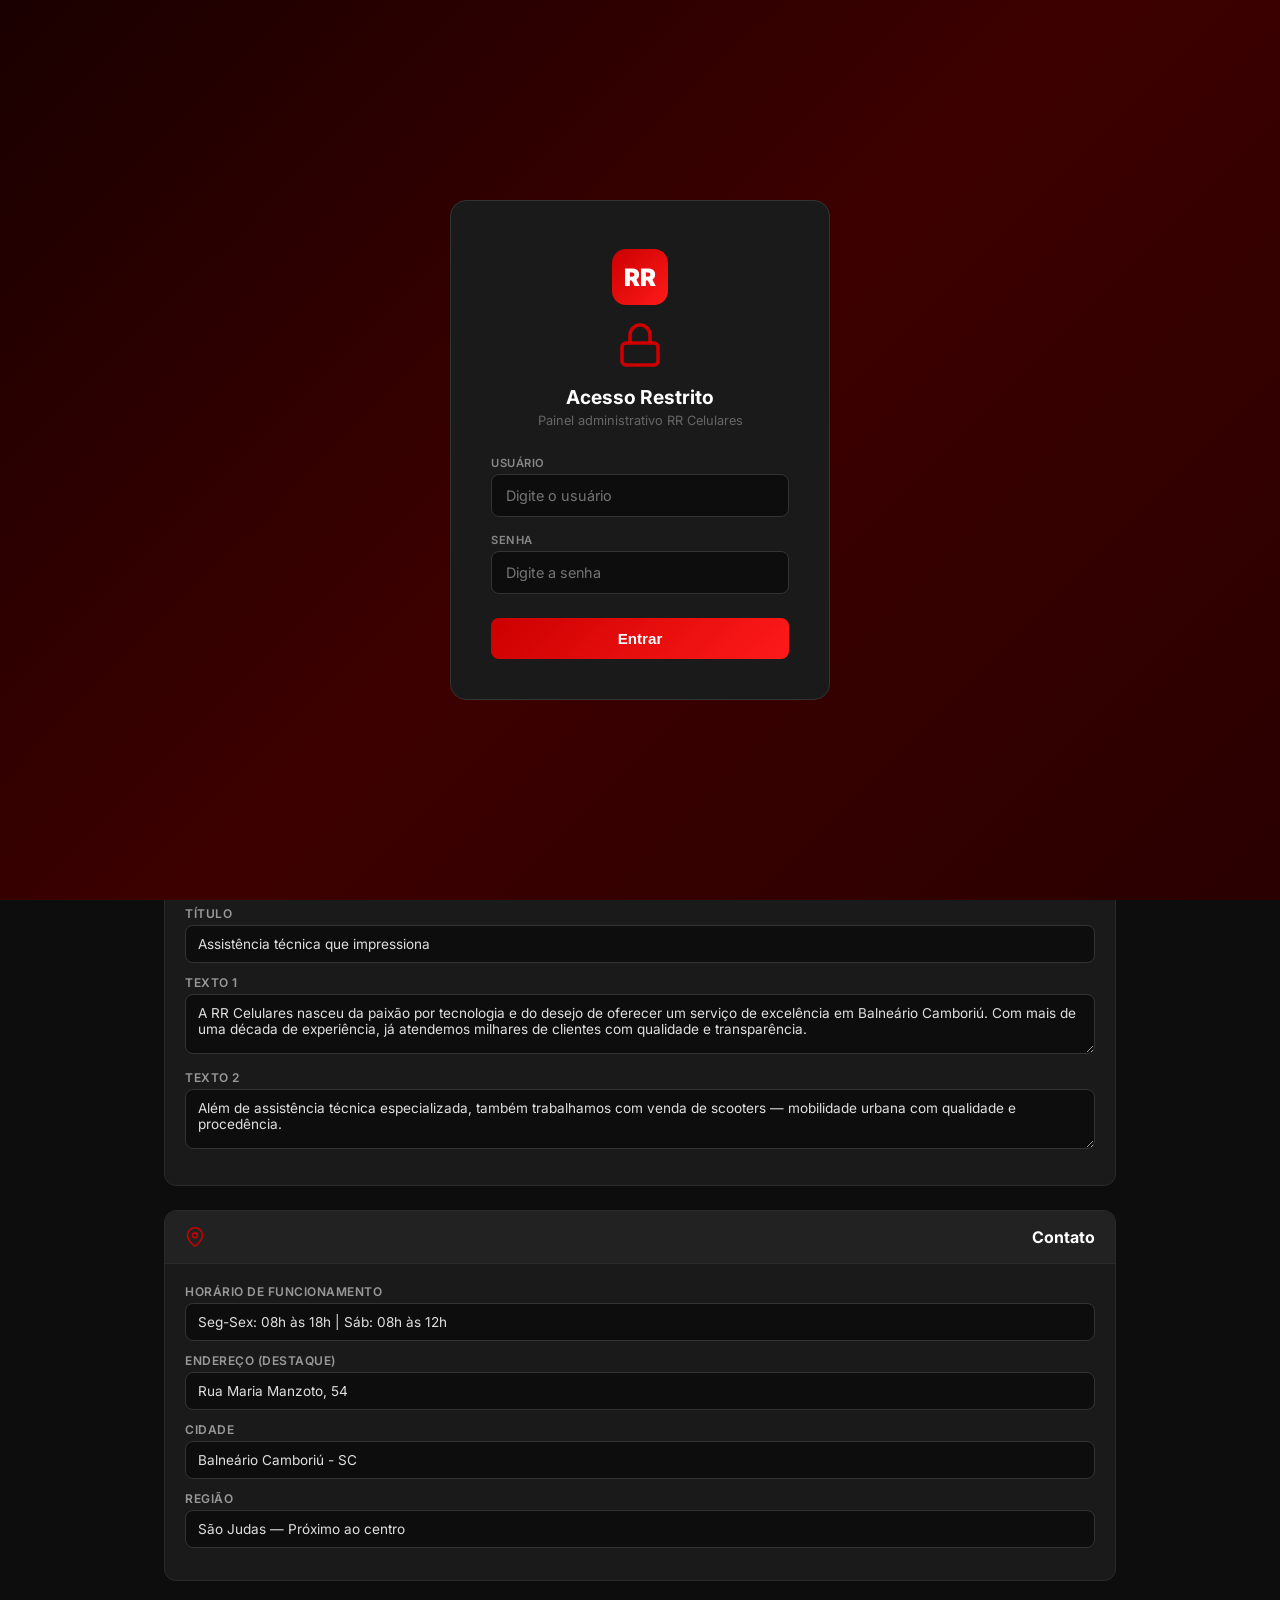
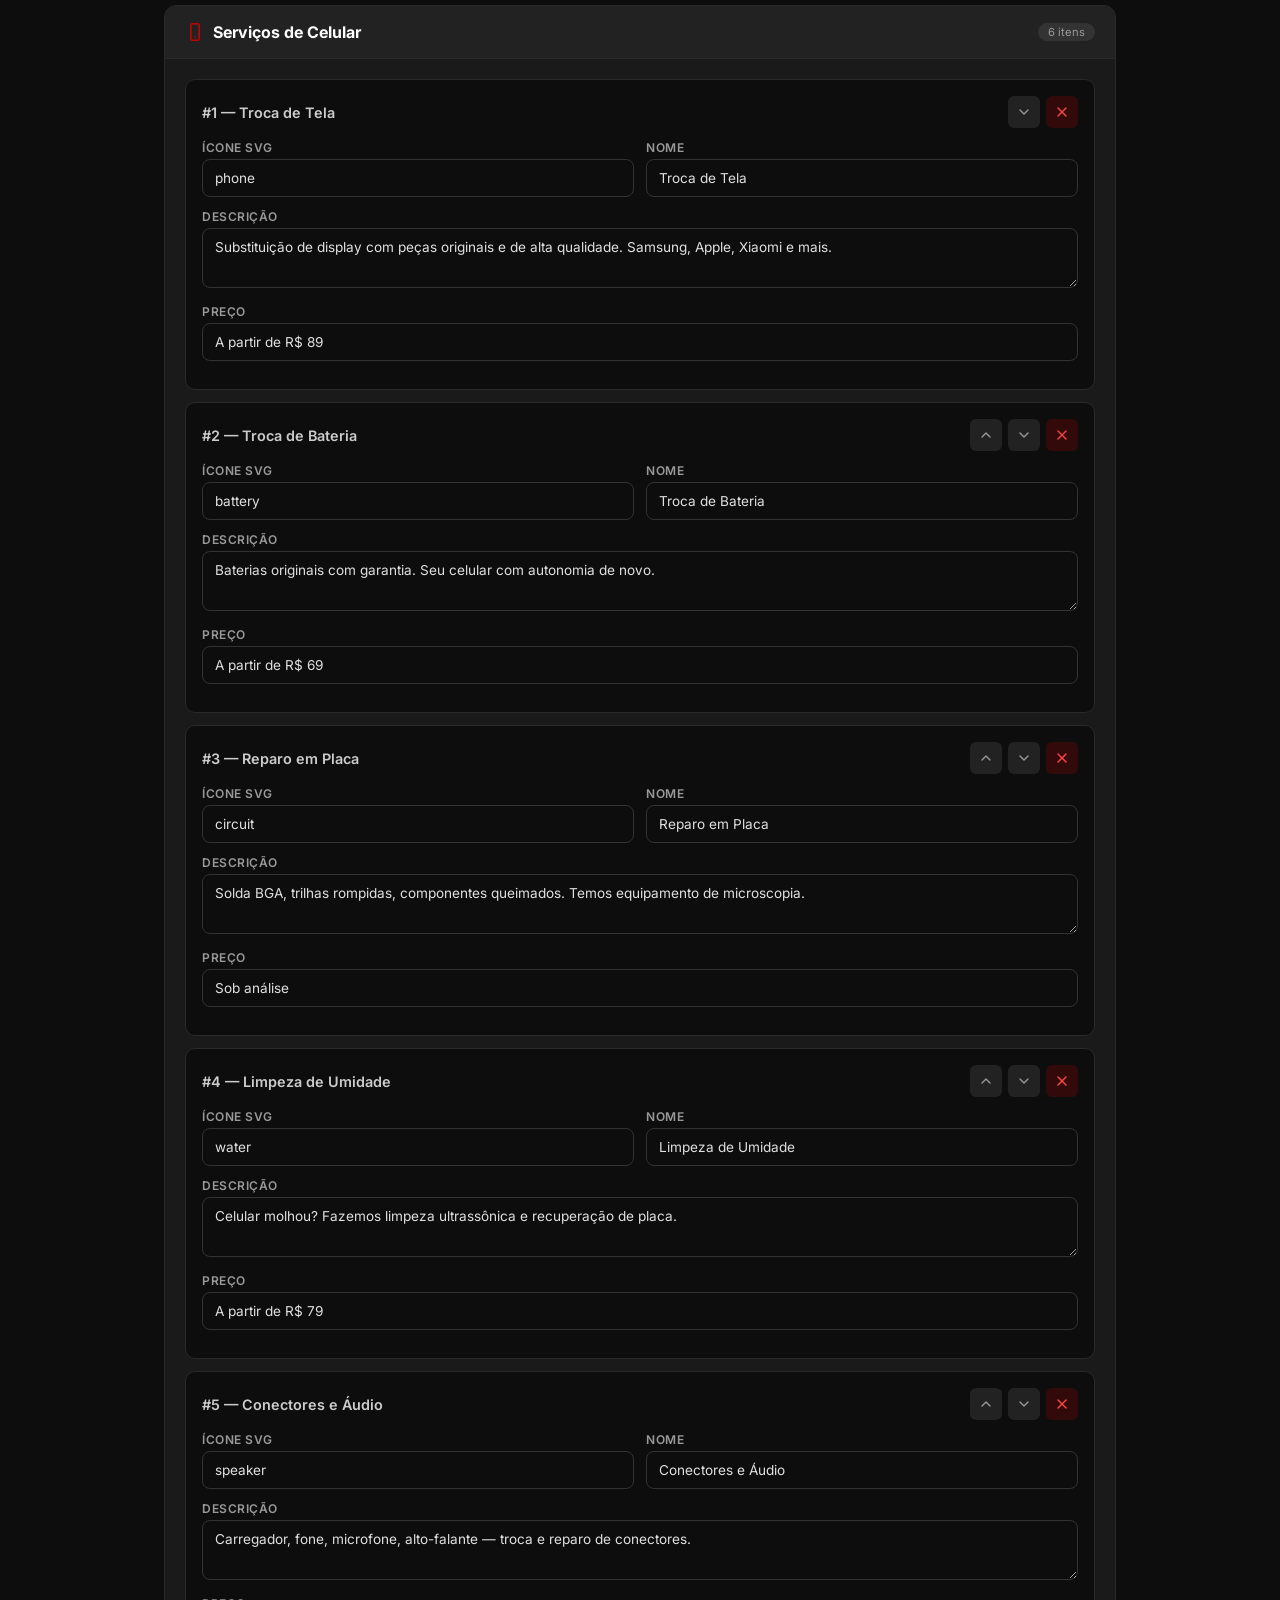
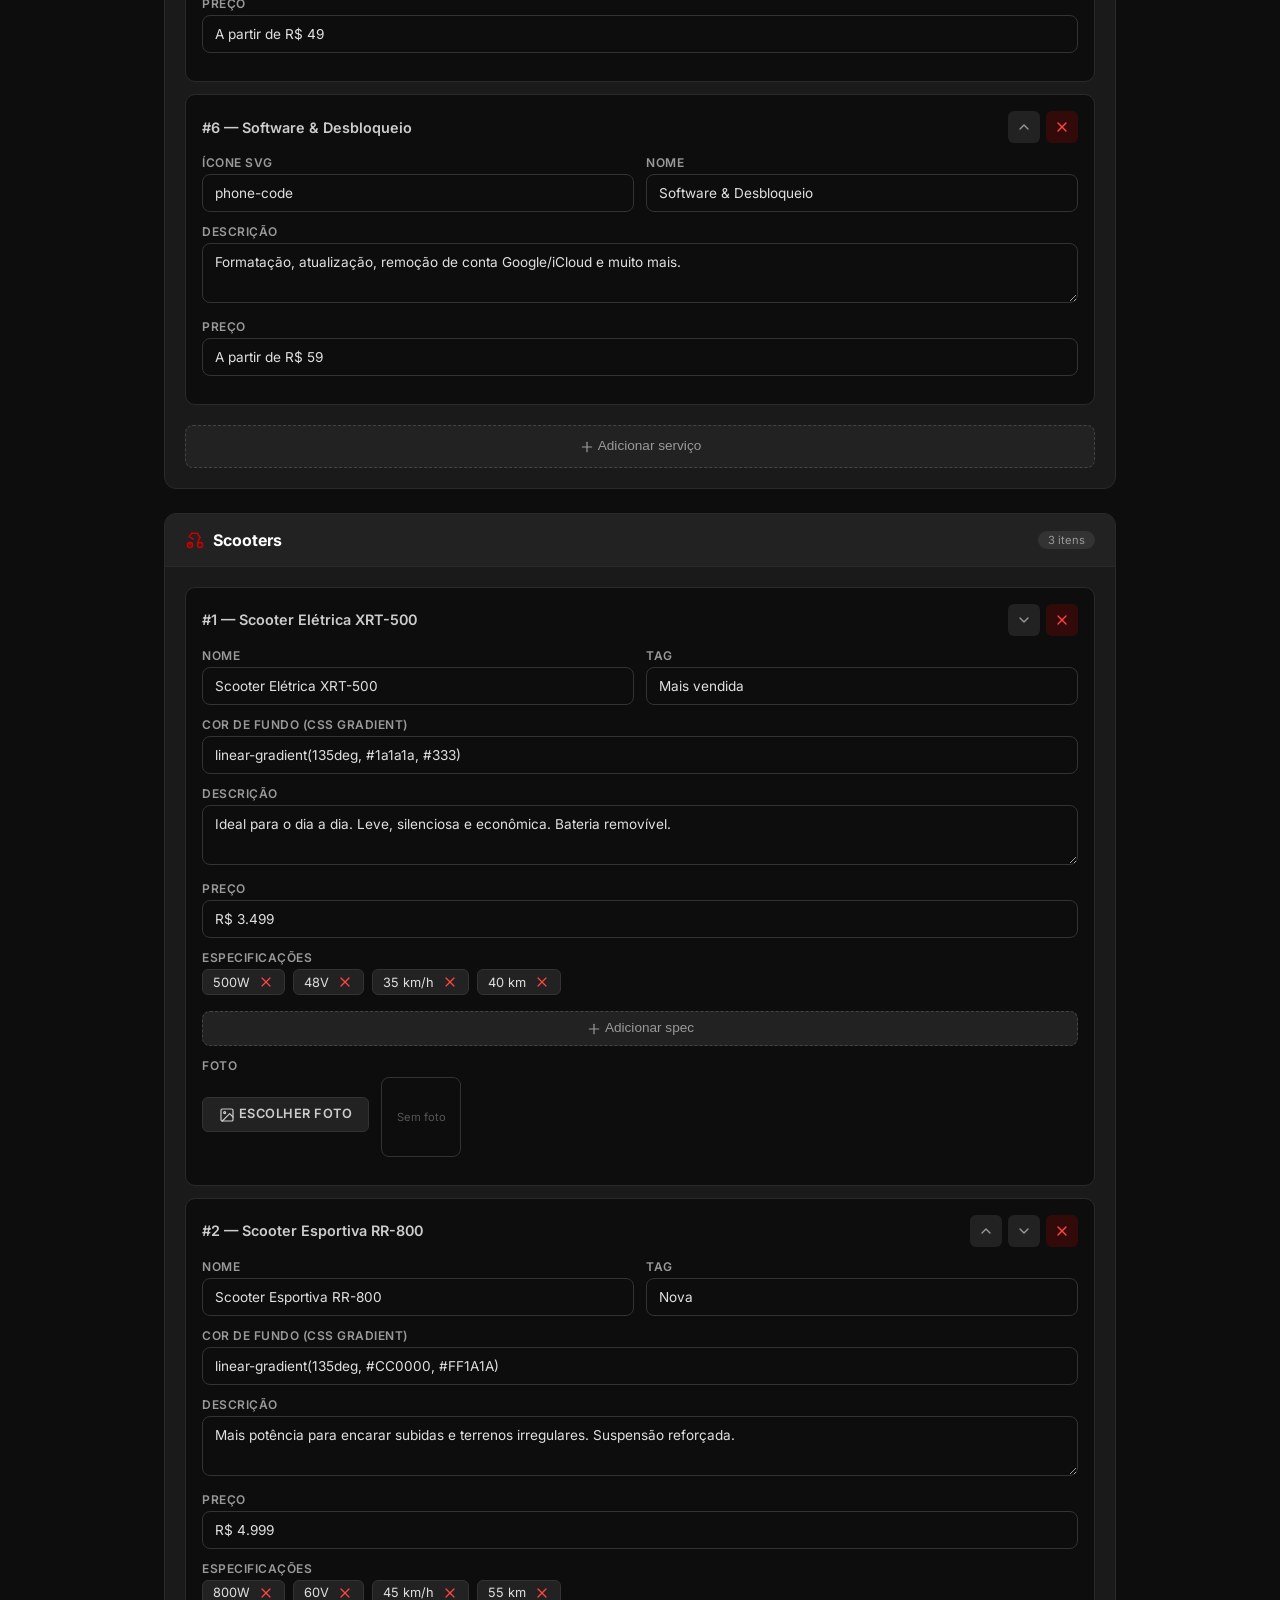
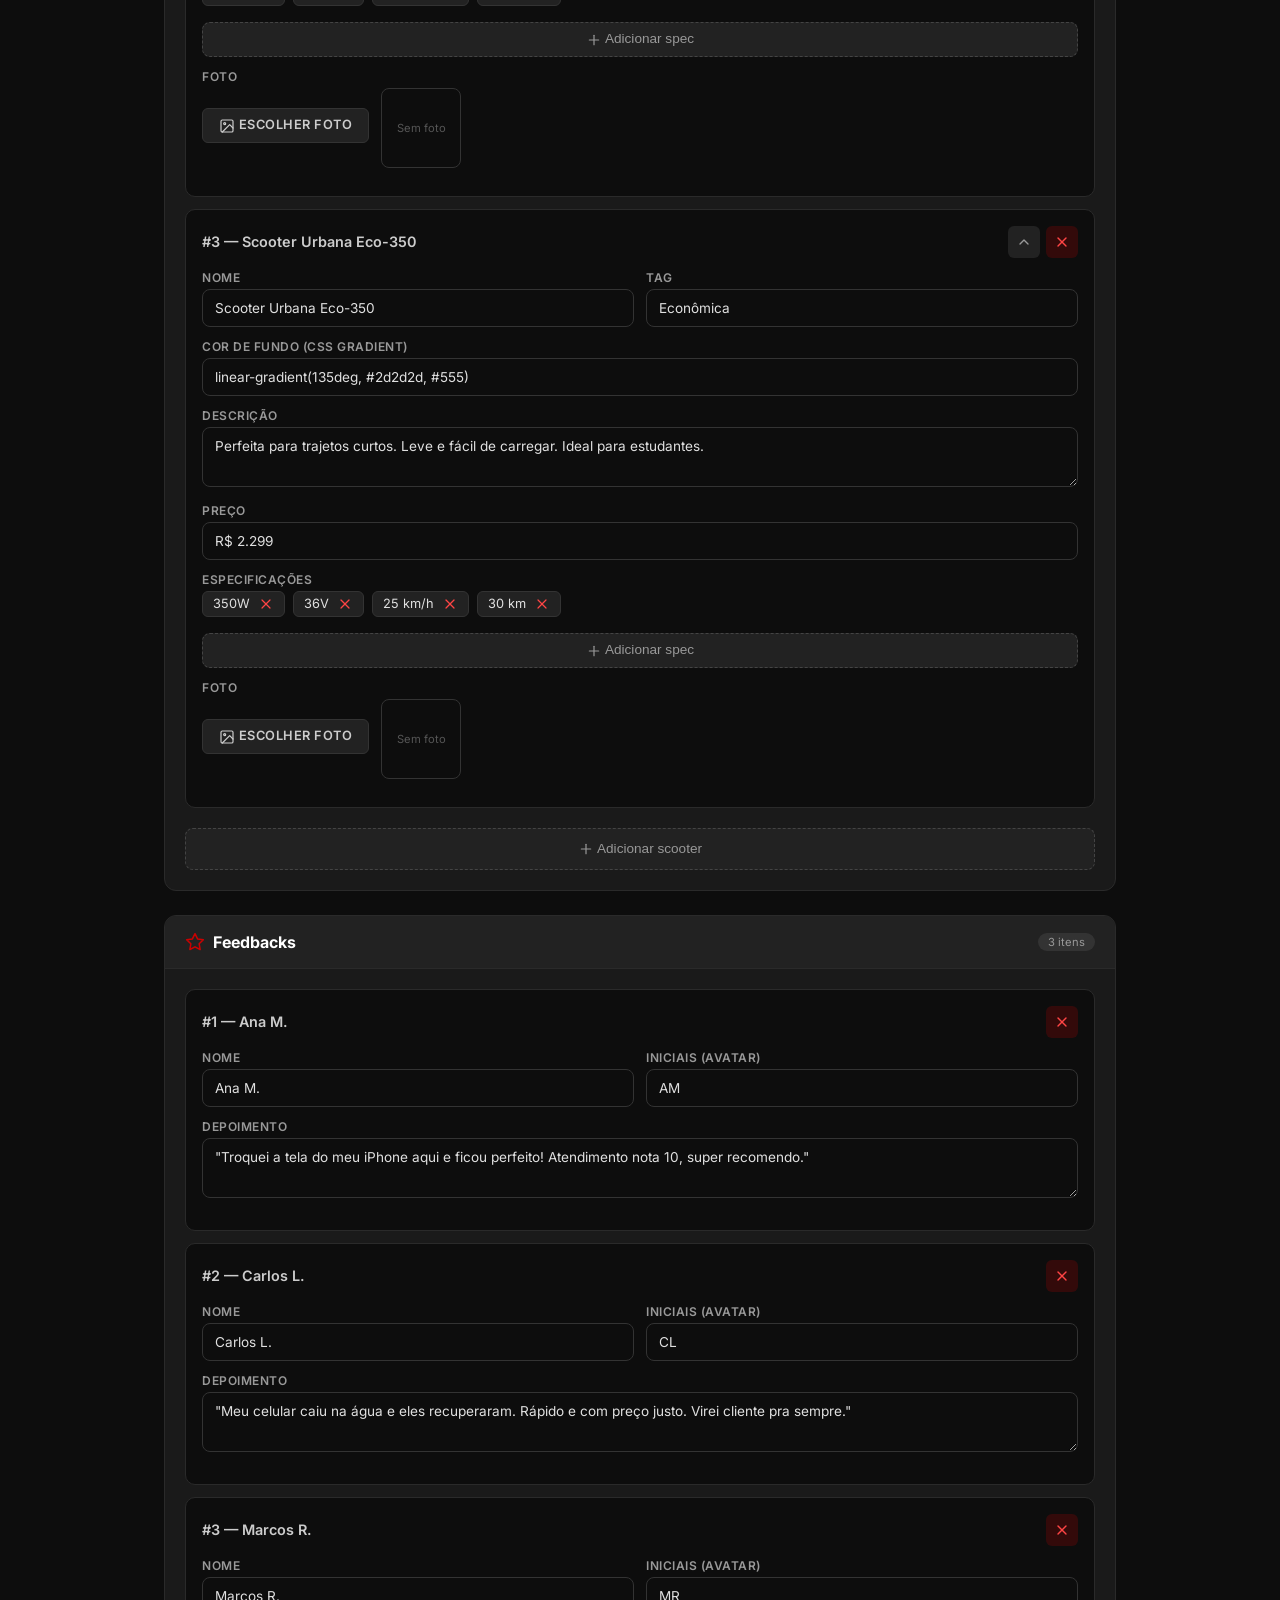
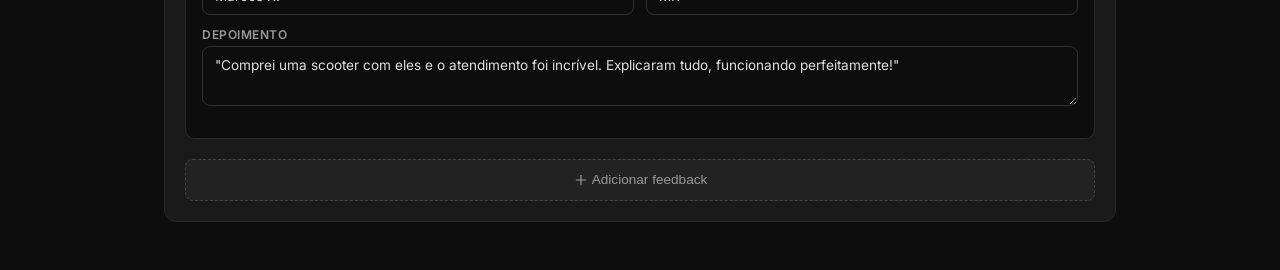
<file: admin.html>
<!DOCTYPE html>
<html lang="pt-BR">
<head>
<meta charset="UTF-8">
<meta name="viewport" content="width=device-width, initial-scale=1.0">
<title>Admin — RR Celulares</title>
<link rel="preconnect" href="https://fonts.googleapis.com">
<link rel="preconnect" href="https://fonts.gstatic.com" crossorigin>
<link href="https://fonts.googleapis.com/css2?family=Inter:wght@400;500;600;700;800&display=swap" rel="stylesheet">
<style>
* { margin: 0; padding: 0; box-sizing: border-box; }

.icon-sprite { position: absolute; width: 0; height: 0; overflow: hidden; }
.icon { display: inline-block; vertical-align: middle; fill: none; stroke: currentColor; stroke-width: 1.8; stroke-linecap: round; stroke-linejoin: round; }
.icon-sm { width: 16px; height: 16px; }
.icon-md { width: 20px; height: 20px; }
.icon-lg { width: 24px; height: 24px; }
.icon-whatsapp { fill: #fff; stroke: none; }

body {
  font-family: 'Inter', sans-serif;
  background: #0d0d0d;
  color: #e0e0e0;
  padding: 0;
}

.admin-header {
  background: #1a0000;
  border-bottom: 1px solid #333;
  padding: 16px 24px;
  display: flex;
  align-items: center;
  justify-content: space-between;
  position: sticky;
  top: 0;
  z-index: 100;
}

.admin-header h1 {
  font-size: 1.2rem;
  font-weight: 700;
  color: #ff4444;
  display: flex;
  align-items: center;
  gap: 10px;
}

.admin-header h1 small {
  font-weight: 400;
  font-size: 0.7rem;
  color: #666;
}

.header-actions { display: flex; gap: 8px; }

.header-actions .btn {
  padding: 8px 16px;
  border-radius: 8px;
  font-weight: 600;
  font-size: 0.8rem;
  border: none;
  cursor: pointer;
  text-decoration: none;
  display: inline-flex;
  align-items: center;
  gap: 6px;
  color: #fff;
}

.btn-view { background: #333; }
.btn-view:hover { background: #444; }
.btn-save { background: #25D366; }
.btn-save:hover { opacity: 0.9; }
.btn-reset { background: #CC0000; }
.btn-reset:hover { opacity: 0.9; }

.container { max-width: 1000px; margin: 0 auto; padding: 24px; }

.section-card {
  background: #1a1a1a;
  border: 1px solid #2a2a2a;
  border-radius: 12px;
  margin-bottom: 24px;
  overflow: hidden;
}

.section-card h2 {
  font-size: 1rem;
  font-weight: 700;
  color: #fff;
  padding: 16px 20px;
  background: #222;
  border-bottom: 1px solid #2a2a2a;
  display: flex;
  align-items: center;
  justify-content: space-between;
  gap: 8px;
}

.section-card h2 .icon { color: #CC0000; flex-shrink: 0; }

.section-card h2 .badge {
  font-size: 0.7rem;
  background: #333;
  color: #999;
  padding: 2px 10px;
  border-radius: 10px;
  font-weight: 400;
  margin-left: auto;
}

.section-body { padding: 20px; }

.form-grid { display: grid; gap: 16px; }

.form-row {
  display: grid;
  grid-template-columns: 1fr 1fr;
  gap: 12px;
}

@media (max-width: 600px) { .form-row { grid-template-columns: 1fr; } }

label {
  display: block;
  font-size: 0.75rem;
  font-weight: 600;
  color: #999;
  text-transform: uppercase;
  letter-spacing: 0.5px;
  margin-bottom: 4px;
}

input, textarea, select {
  width: 100%;
  padding: 10px 12px;
  background: #0d0d0d;
  border: 1px solid #333;
  border-radius: 8px;
  color: #e0e0e0;
  font-size: 0.85rem;
  font-family: 'Inter', sans-serif;
}

input:focus, textarea:focus { outline: none; border-color: #CC0000; }

textarea { resize: vertical; min-height: 60px; }

.field { margin-bottom: 12px; }

.item-card {
  background: #0d0d0d;
  border: 1px solid #2a2a2a;
  border-radius: 10px;
  padding: 16px;
  margin-bottom: 12px;
}

.item-card-header {
  display: flex;
  align-items: center;
  justify-content: space-between;
  margin-bottom: 12px;
}

.item-card-header .title {
  font-weight: 600;
  font-size: 0.9rem;
  color: #ccc;
}

.item-card-header .actions { display: flex; gap: 6px; }

.btn-icon {
  width: 32px;
  height: 32px;
  border-radius: 6px;
  border: none;
  cursor: pointer;
  display: flex;
  align-items: center;
  justify-content: center;
}

.btn-icon:hover { opacity: 0.8; }

.btn-icon .icon { stroke-width: 2; }

.btn-icon.delete { background: rgba(204,0,0,0.2); }
.btn-icon.delete .icon { color: #ff4444; }
.btn-icon.move { background: #222; }
.btn-icon.move .icon { color: #999; }

.btn-add {
  width: 100%;
  padding: 12px;
  background: #222;
  border: 1px dashed #444;
  border-radius: 8px;
  color: #999;
  font-size: 0.85rem;
  cursor: pointer;
  text-align: center;
  margin-top: 8px;
}

.btn-add:hover { border-color: #CC0000; color: #CC0000; background: #1a0000; }

.specs-grid { display: flex; flex-wrap: wrap; gap: 8px; margin-bottom: 8px; }

.spec-tag {
  display: flex;
  align-items: center;
  gap: 4px;
  background: #222;
  border: 1px solid #333;
  border-radius: 6px;
  padding: 4px 10px;
  font-size: 0.8rem;
}

.spec-tag .remove-spec {
  cursor: pointer;
  color: #ff4444;
  font-weight: 700;
  margin-left: 4px;
}

.img-upload {
  display: flex;
  align-items: center;
  gap: 12px;
  flex-wrap: wrap;
}

.img-upload input[type="file"] { display: none; }

.img-upload .upload-btn {
  padding: 8px 16px;
  background: #222;
  border: 1px solid #333;
  border-radius: 6px;
  color: #ccc;
  cursor: pointer;
  font-size: 0.8rem;
}

.img-upload .upload-btn:hover { border-color: #CC0000; }

.img-preview {
  width: 80px;
  height: 80px;
  border-radius: 8px;
  overflow: hidden;
  border: 1px solid #333;
  display: flex;
  align-items: center;
  justify-content: center;
  background: #0d0d0d;
}

.img-preview img { width: 100%; height: 100%; object-fit: cover; }

.img-preview .no-img { color: #555; font-size: 0.7rem; }

.img-remove {
  font-size: 0.75rem;
  color: #ff4444;
  cursor: pointer;
  text-decoration: underline;
}

.toast {
  position: fixed;
  bottom: 24px;
  right: 24px;
  padding: 14px 24px;
  border-radius: 10px;
  color: #fff;
  font-weight: 600;
  font-size: 0.9rem;
  z-index: 999;
  transform: translateY(80px);
  opacity: 0;
  transition: all 0.3s;
}

.toast.show { transform: translateY(0); opacity: 1; }

.toast.success { background: #25D366; }
.toast.error { background: #CC0000; }

.empty-state {
  text-align: center;
  padding: 32px;
  color: #555;
  font-size: 0.9rem;
}

/* ===== LOGIN SCREEN ===== */
.login-overlay {
  position: fixed;
  top: 0;
  left: 0;
  right: 0;
  bottom: 0;
  z-index: 9999;
  background: linear-gradient(135deg, #1A0000, #3D0000, #2A0000);
  display: flex;
  align-items: center;
  justify-content: center;
}

.login-box {
  background: #1a1a1a;
  border: 1px solid #333;
  border-radius: 16px;
  padding: 48px 40px 40px;
  width: 100%;
  max-width: 380px;
  text-align: center;
}

.login-box .logo-icon {
  width: 56px;
  height: 56px;
  background: linear-gradient(135deg, #CC0000, #FF1A1A);
  border-radius: 14px;
  display: flex;
  align-items: center;
  justify-content: center;
  font-weight: 900;
  font-size: 24px;
  color: #fff;
  margin: 0 auto 16px;
}

.login-box h2 {
  font-size: 1.2rem;
  font-weight: 700;
  color: #fff;
  margin-bottom: 4px;
}

.login-box p {
  font-size: 0.8rem;
  color: #666;
  margin-bottom: 28px;
}

.login-box .field {
  text-align: left;
  margin-bottom: 16px;
}

.login-box .field label {
  color: #888;
  font-size: 0.7rem;
  text-transform: uppercase;
  letter-spacing: 0.5px;
}

.login-box .field input {
  background: #0d0d0d;
  border: 1px solid #333;
  border-radius: 8px;
  padding: 12px 14px;
  color: #e0e0e0;
  font-size: 0.9rem;
  width: 100%;
}

.login-box .field input:focus { border-color: #CC0000; outline: none; }

.login-btn {
  width: 100%;
  padding: 12px;
  background: linear-gradient(135deg, #CC0000, #FF1A1A);
  border: none;
  border-radius: 8px;
  color: #fff;
  font-weight: 700;
  font-size: 0.95rem;
  cursor: pointer;
  margin-top: 8px;
}

.login-btn:hover { opacity: 0.9; }

.login-error {
  color: #ff4444;
  font-size: 0.8rem;
  margin-top: 12px;
  display: none;
}

.login-error.show { display: block; }

.login-box .lock-icon {
  width: 48px;
  height: 48px;
  color: #CC0000;
  margin: 0 auto 16px;
}
</style>
</head>
<body>

<svg class="icon-sprite" xmlns="http://www.w3.org/2000/svg">
  <defs>
    <symbol id="icon-phone" viewBox="0 0 24 24"><rect x="7" y="2" width="10" height="20" rx="2"/><line x1="12" y1="18" x2="12" y2="18"/></symbol>
    <symbol id="icon-wrench" viewBox="0 0 24 24"><path d="M14.7 6.3a1 1 0 0 0 0 1.4l1.6 1.6a1 1 0 0 0 1.4 0l3.77-3.77a6 6 0 0 1-7.94 7.94l-6.91 6.91a2.12 2.12 0 0 1-3-3l6.91-6.91a6 6 0 0 1 7.94-7.94l-3.76 3.76z"/></symbol>
    <symbol id="icon-shield" viewBox="0 0 24 24"><path d="M12 22s8-4 8-10V5l-8-3-8 3v7c0 6 8 10 8 10z"/><polyline points="9 12 11 14 15 10"/></symbol>
    <symbol id="icon-bolt" viewBox="0 0 24 24"><polygon points="13 2 3 14 12 14 11 22 21 10 12 10 13 2"/></symbol>
    <symbol id="icon-chat" viewBox="0 0 24 24"><path d="M21 15a2 2 0 0 1-2 2H7l-4 4V5a2 2 0 0 1 2-2h14a2 2 0 0 1 2 2z"/></symbol>
    <symbol id="icon-battery" viewBox="0 0 24 24"><rect x="2" y="7" width="16" height="10" rx="2" ry="2"/><line x1="22" y1="11" x2="22" y2="13"/><line x1="6" y1="11" x2="6" y2="13"/><line x1="10" y1="11" x2="10" y2="13"/><line x1="14" y1="11" x2="14" y2="13"/></symbol>
    <symbol id="icon-water" viewBox="0 0 24 24"><path d="M12 2.69l5.66 5.66a8 8 0 1 1-11.31 0z"/></symbol>
    <symbol id="icon-speaker" viewBox="0 0 24 24"><polygon points="11 5 6 9 2 9 2 15 6 15 11 19 11 5"/><path d="M19.07 4.93a10 10 0 0 1 0 14.14M15.54 8.46a5 5 0 0 1 0 7.07"/></symbol>
    <symbol id="icon-circuit" viewBox="0 0 24 24"><rect x="4" y="4" width="16" height="16" rx="2"/><line x1="9" y1="1" x2="9" y2="4"/><line x1="15" y1="1" x2="15" y2="4"/><line x1="9" y1="20" x2="9" y2="23"/><line x1="15" y1="20" x2="15" y2="23"/><line x1="20" y1="9" x2="23" y2="9"/><line x1="20" y1="14" x2="23" y2="14"/><line x1="1" y1="9" x2="4" y2="9"/><line x1="1" y1="14" x2="4" y2="14"/><circle cx="12" cy="12" r="3"/></symbol>
    <symbol id="icon-phone-code" viewBox="0 0 24 24"><rect x="7" y="2" width="10" height="20" rx="2"/><polyline points="10 9 7 12 10 15"/><polyline points="14 9 17 12 14 15"/></symbol>
    <symbol id="icon-scooter" viewBox="0 0 24 24"><circle cx="18" cy="18" r="3"/><circle cx="6" cy="18" r="3"/><path d="M18 9l-3-5H8"/><line x1="18" y1="9" x2="15" y2="15"/><line x1="6" y1="15" x2="6" y2="18"/><polyline points="8 4 5 8 10 11"/></symbol>
    <symbol id="icon-search" viewBox="0 0 24 24"><circle cx="11" cy="11" r="8"/><line x1="21" y1="21" x2="16.65" y2="16.65"/></symbol>
    <symbol id="icon-clock" viewBox="0 0 24 24"><circle cx="12" cy="12" r="10"/><polyline points="12 6 12 12 16 14"/></symbol>
    <symbol id="icon-pin" viewBox="0 0 24 24"><path d="M21 10c0 7-9 13-9 13s-9-6-9-13a9 9 0 0 1 18 0z"/><circle cx="12" cy="10" r="3"/></symbol>
    <symbol id="icon-camera" viewBox="0 0 24 24"><path d="M23 19a2 2 0 0 1-2 2H3a2 2 0 0 1-2-2V8a2 2 0 0 1 2-2h4l2-3h6l2 3h4a2 2 0 0 1 2 2z"/><circle cx="12" cy="13" r="4"/></symbol>
    <symbol id="icon-star" viewBox="0 0 24 24"><polygon points="12 2 15.09 8.26 22 9.27 17 14.14 18.18 21.02 12 17.77 5.82 21.02 7 14.14 2 9.27 8.91 8.26 12 2"/></symbol>
    <symbol id="icon-gear" viewBox="0 0 24 24"><circle cx="12" cy="12" r="3"/><path d="M19.4 15a1.65 1.65 0 0 0 .33 1.82l.06.06a2 2 0 0 1 0 2.83 2 2 0 0 1-2.83 0l-.06-.06a1.65 1.65 0 0 0-1.82-.33 1.65 1.65 0 0 0-1 1.51V21a2 2 0 0 1-2 2 2 2 0 0 1-2-2v-.09A1.65 1.65 0 0 0 9 19.4a1.65 1.65 0 0 0-1.82.33l-.06.06a2 2 0 0 1-2.83 0 2 2 0 0 1 0-2.83l.06-.06A1.65 1.65 0 0 0 4.68 15a1.65 1.65 0 0 0-1.51-1H3a2 2 0 0 1-2-2 2 2 0 0 1 2-2h.09A1.65 1.65 0 0 0 4.6 9a1.65 1.65 0 0 0-.33-1.82l-.06-.06a2 2 0 0 1 0-2.83 2 2 0 0 1 2.83 0l.06.06A1.65 1.65 0 0 0 9 4.68a1.65 1.65 0 0 0 1-1.51V3a2 2 0 0 1 2-2 2 2 0 0 1 2 2v.09a1.65 1.65 0 0 0 1 1.51 1.65 1.65 0 0 0 1.82-.33l.06-.06a2 2 0 0 1 2.83 0 2 2 0 0 1 0 2.83l-.06.06a1.65 1.65 0 0 0-.33 1.82V9a1.65 1.65 0 0 0 1.51 1H21a2 2 0 0 1 2 2 2 2 0 0 1-2 2h-.09a1.65 1.65 0 0 0-1.51 1z"/></symbol>
    <symbol id="icon-check" viewBox="0 0 24 24"><polyline points="20 6 9 17 4 12"/></symbol>
    <symbol id="icon-x" viewBox="0 0 24 24"><line x1="18" y1="6" x2="6" y2="18"/><line x1="6" y1="6" x2="18" y2="18"/></symbol>
    <symbol id="icon-phone-call" viewBox="0 0 24 24"><path d="M22 16.92v3a2 2 0 0 1-2.18 2 19.79 19.79 0 0 1-8.63-3.07 19.5 19.5 0 0 1-6-6 19.79 19.79 0 0 1-3.07-8.67A2 2 0 0 1 4.11 2h3a2 2 0 0 1 2 1.72 12.84 12.84 0 0 0 .7 2.81 2 2 0 0 1-.45 2.11L8.09 9.91a16 16 0 0 0 6 6l1.27-1.27a2 2 0 0 1 2.11-.45 12.84 12.84 0 0 0 2.81.7A2 2 0 0 1 22 16.92z"/></symbol>
    <symbol id="icon-menu" viewBox="0 0 24 24"><line x1="3" y1="6" x2="21" y2="6"/><line x1="3" y1="12" x2="21" y2="12"/><line x1="3" y1="18" x2="21" y2="18"/></symbol>
    <symbol id="icon-whatsapp" viewBox="0 0 24 24"><path d="M17.472 14.382c-.297-.149-1.758-.867-2.03-.967-.273-.099-.471-.148-.67.15-.197.297-.767.966-.94 1.164-.173.199-.347.223-.644.075-.297-.15-1.255-.463-2.39-1.475-.883-.788-1.48-1.761-1.653-2.059-.173-.297-.018-.458.13-.606.134-.133.298-.347.446-.52.149-.174.198-.298.298-.497.099-.198.05-.371-.025-.52-.075-.149-.669-1.612-.916-2.207-.242-.579-.487-.5-.669-.51-.173-.008-.371-.01-.57-.01-.198 0-.52.074-.792.372-.272.297-1.04 1.016-1.04 2.479 0 1.462 1.065 2.875 1.213 3.074.149.198 2.096 3.2 5.077 4.487.709.306 1.262.489 1.694.625.712.227 1.36.195 1.871.118.571-.085 1.758-.719 2.006-1.413.248-.694.248-1.289.173-1.413-.074-.124-.272-.198-.57-.347m-5.421 7.403h-.004a9.87 9.87 0 01-5.031-1.378l-.361-.214-3.741.982.998-3.648-.235-.374a9.86 9.86 0 01-1.51-5.26c.001-5.45 4.436-9.884 9.888-9.884 2.64 0 5.122 1.03 6.988 2.898a9.825 9.825 0 012.893 6.994c-.003 5.45-4.437 9.884-9.885 9.884m8.413-18.297A11.815 11.815 0 0012.05 0C5.495 0 .16 5.335.157 11.892c0 2.096.547 4.142 1.588 5.945L.057 24l6.305-1.654a11.882 11.882 0 005.683 1.448h.005c6.554 0 11.89-5.335 11.893-11.893a11.821 11.821 0 00-3.48-8.413z"/></symbol>
    <symbol id="icon-list" viewBox="0 0 24 24"><line x1="8" y1="6" x2="21" y2="6"/><line x1="8" y1="12" x2="21" y2="12"/><line x1="8" y1="18" x2="21" y2="18"/><line x1="3" y1="6" x2="3" y2="6"/><line x1="3" y1="12" x2="3" y2="12"/><line x1="3" y1="18" x2="3" y2="18"/></symbol>
    <symbol id="icon-edit" viewBox="0 0 24 24"><path d="M11 4H4a2 2 0 0 0-2 2v14a2 2 0 0 0 2 2h14a2 2 0 0 0 2-2v-7"/><path d="M18.5 2.5a2.121 2.121 0 0 1 3 3L12 15l-4 1 1-4 9.5-9.5z"/></symbol>
    <symbol id="icon-up" viewBox="0 0 24 24"><polyline points="18 15 12 9 6 15"/></symbol>
    <symbol id="icon-down" viewBox="0 0 24 24"><polyline points="6 9 12 15 18 9"/></symbol>
    <symbol id="icon-plus" viewBox="0 0 24 24"><line x1="12" y1="5" x2="12" y2="19"/><line x1="5" y1="12" x2="19" y2="12"/></symbol>
    <symbol id="icon-image" viewBox="0 0 24 24"><rect x="3" y="3" width="18" height="18" rx="2" ry="2"/><circle cx="8.5" cy="8.5" r="1.5"/><polyline points="21 15 16 10 5 21"/></symbol>
    <symbol id="icon-speed" viewBox="0 0 24 24"><circle cx="12" cy="12" r="10"/><polyline points="12 6 12 12 16 14"/></symbol>
    <symbol id="icon-ruler" viewBox="0 0 24 24"><path d="M16 2l6 6L8 22l-6-6L16 2"/><line x1="13" y1="5" x2="15" y2="7"/><line x1="10" y1="8" x2="12" y2="10"/><line x1="7" y1="11" x2="9" y2="13"/></symbol>
    <symbol id="icon-lock" viewBox="0 0 24 24"><rect x="3" y="11" width="18" height="11" rx="2" ry="2"/><path d="M7 11V7a5 5 0 0 1 10 0v4"/></symbol>
    <symbol id="icon-log-out" viewBox="0 0 24 24"><path d="M9 21H5a2 2 0 0 1-2-2V5a2 2 0 0 1 2-2h4"/><polyline points="16 17 21 12 16 7"/><line x1="21" y1="12" x2="9" y2="12"/></symbol>
  </defs>
</svg>

<!-- ===== LOGIN SCREEN ===== -->
<div class="login-overlay" id="loginScreen">
  <div class="login-box">
    <div class="logo-icon">RR</div>
    <svg class="icon lock-icon"><use href="#icon-lock"/></svg>
    <h2>Acesso Restrito</h2>
    <p>Painel administrativo RR Celulares</p>
    <div class="field">
      <label>Usuário</label>
      <input type="text" id="loginUser" placeholder="Digite o usuário" onkeydown="if(event.key==='Enter') doLogin()">
    </div>
    <div class="field">
      <label>Senha</label>
      <input type="password" id="loginPass" placeholder="Digite a senha" onkeydown="if(event.key==='Enter') doLogin()">
    </div>
    <button class="login-btn" onclick="doLogin()">Entrar</button>
    <div class="login-error" id="loginError">Usuário ou senha incorretos</div>
  </div>
</div>

<div class="admin-header">
  <h1>
    <svg class="icon icon-lg" style="color:#ff4444;"><use href="#icon-gear"/></svg>
    Painel Admin <small>RR Celulares</small>
  </h1>
  <div class="header-actions">
    <a href="index.html" target="_blank" class="btn btn-view">
      <svg class="icon icon-sm" style="color:#fff;"><use href="#icon-phone"/></svg> Ver site
    </a>
    <button class="btn btn-view" onclick="doLogout()" style="background:#555;">
      <svg class="icon icon-sm" style="color:#fff;"><use href="#icon-log-out"/></svg> Sair
    </button>
    <button class="btn btn-save" onclick="saveAll()">
      <svg class="icon icon-sm" style="fill:none;stroke:#fff;"><use href="#icon-check"/></svg> Salvar tudo
    </button>
    <button class="btn btn-reset" onclick="resetAll()">
      <svg class="icon icon-sm" style="fill:none;stroke:#fff;"><use href="#icon-x"/></svg> Reset
    </button>
  </div>
</div>

<div class="container" id="app"></div>

<div id="toast" class="toast"></div>

<script>
var DEFAULT_DATA = {
  services: [
    { icon: 'phone', name: 'Troca de Tela', desc: 'Substituição de display com peças originais e de alta qualidade. Samsung, Apple, Xiaomi e mais.', price: 'A partir de R$ 89' },
    { icon: 'battery', name: 'Troca de Bateria', desc: 'Baterias originais com garantia. Seu celular com autonomia de novo.', price: 'A partir de R$ 69' },
    { icon: 'circuit', name: 'Reparo em Placa', desc: 'Solda BGA, trilhas rompidas, componentes queimados. Temos equipamento de microscopia.', price: 'Sob análise' },
    { icon: 'water', name: 'Limpeza de Umidade', desc: 'Celular molhou? Fazemos limpeza ultrassônica e recuperação de placa.', price: 'A partir de R$ 79' },
    { icon: 'speaker', name: 'Conectores e Áudio', desc: 'Carregador, fone, microfone, alto-falante — troca e reparo de conectores.', price: 'A partir de R$ 49' },
    { icon: 'phone-code', name: 'Software & Desbloqueio', desc: 'Formatação, atualização, remoção de conta Google/iCloud e muito mais.', price: 'A partir de R$ 59' }
  ],
  scooters: [
    { name: 'Scooter Elétrica XRT-500', tag: 'Mais vendida', specs: ['bolt', 'battery', 'speed', 'ruler'], specLabels: ['500W', '48V', '35 km/h', '40 km'], desc: 'Ideal para o dia a dia. Leve, silenciosa e econômica. Bateria removível.', price: 'R$ 3.499', image: '', bg: 'linear-gradient(135deg, #1a1a1a, #333)' },
    { name: 'Scooter Esportiva RR-800', tag: 'Nova', specs: ['bolt', 'battery', 'speed', 'ruler'], specLabels: ['800W', '60V', '45 km/h', '55 km'], desc: 'Mais potência para encarar subidas e terrenos irregulares. Suspensão reforçada.', price: 'R$ 4.999', image: '', bg: 'linear-gradient(135deg, #CC0000, #FF1A1A)' },
    { name: 'Scooter Urbana Eco-350', tag: 'Econômica', specs: ['bolt', 'battery', 'speed', 'ruler'], specLabels: ['350W', '36V', '25 km/h', '30 km'], desc: 'Perfeita para trajetos curtos. Leve e fácil de carregar. Ideal para estudantes.', price: 'R$ 2.299', image: '', bg: 'linear-gradient(135deg, #2d2d2d, #555)' }
  ],
  feedbacks: [
    { name: 'Ana M.', initials: 'AM', text: '"Troquei a tela do meu iPhone aqui e ficou perfeito! Atendimento nota 10, super recomendo."' },
    { name: 'Carlos L.', initials: 'CL', text: '"Meu celular caiu na água e eles recuperaram. Rápido e com preço justo. Virei cliente pra sempre."' },
    { name: 'Marcos R.', initials: 'MR', text: '"Comprei uma scooter com eles e o atendimento foi incrível. Explicaram tudo, funcionando perfeitamente!"' }
  ],
  heroList: ['Troca de tela', 'Troca de bateria', 'Reparo em placa', 'Software', 'Venda de scooters'],
  aboutYears: 'Há mais de 10 anos',
  aboutTagline: 'cuidando do seu celular',
  aboutTitle: 'Assistência técnica que impressiona',
  aboutText1: 'A RR Celulares nasceu da paixão por tecnologia e do desejo de oferecer um serviço de excelência em Balneário Camboriú. Com mais de uma década de experiência, já atendemos milhares de clientes com qualidade e transparência.',
  aboutText2: 'Além de assistência técnica especializada, também trabalhamos com venda de scooters — mobilidade urbana com qualidade e procedência.',
  businessHours: 'Seg-Sex: 08h às 18h | Sáb: 08h às 12h',
  mapAddress: 'Rua Maria Manzoto, 54',
  mapCity: 'Balneário Camboriú - SC',
  mapRegion: 'S\u00e3o Judas — Pr\u00f3ximo ao centro'
};

var FIREBASE_URL = 'https://rr-celulares-2d0ca-default-rtdb.firebaseio.com/rr_data.json';

var data = {};

function loadData() {
  return fetch(FIREBASE_URL)
    .then(function(res) { return res.json(); })
    .then(function(remote) {
      if (remote) {
        data = remote;
        for (var key in DEFAULT_DATA) {
          if (!data[key]) data[key] = JSON.parse(JSON.stringify(DEFAULT_DATA[key]));
        }
        try { localStorage.setItem('rr_data', JSON.stringify(data)); } catch(e) {}
      } else {
        // Banco ainda vazio: usa cache local (se houver) ou padrão, e envia pro Firebase
        data = loadLocalCache();
        saveData();
      }
    })
    .catch(function() {
      // Sem internet ou Firebase indisponível: usa último cache salvo neste dispositivo
      data = loadLocalCache();
    });
}

function loadLocalCache() {
  try {
    var saved = localStorage.getItem('rr_data');
    if (saved) return JSON.parse(saved);
  } catch(e) {}
  return JSON.parse(JSON.stringify(DEFAULT_DATA));
}

function saveData() {
  try { localStorage.setItem('rr_data', JSON.stringify(data)); } catch(e) {}
  return fetch(FIREBASE_URL, {
    method: 'PUT',
    headers: { 'Content-Type': 'application/json' },
    body: JSON.stringify(data)
  }).catch(function(e) {
    console.error('Erro ao salvar no Firebase:', e);
  });
}

function showToast(msg, type) {
  var t = document.getElementById('toast');
  t.textContent = msg;
  t.className = 'toast ' + type + ' show';
  clearTimeout(t._hide);
  t._hide = setTimeout(function() { t.classList.remove('show'); }, 2500);
}

function saveAll() {
  showToast('Salvando...', 'success');
  saveData().then(function() {
    showToast('Dados salvos com sucesso!', 'success');
  }).catch(function() {
    showToast('Salvo neste dispositivo, mas houve erro ao sincronizar', 'error');
  });
}

function resetAll() {
  if (!confirm('Tem certeza? Isso vai apagar todas as alterações e restaurar os dados padrão.')) return;
  data = JSON.parse(JSON.stringify(DEFAULT_DATA));
  saveData();
  render();
  showToast('Dados restaurados ao padrão', 'error');
}

function iconSvg(name, cls) {
  return '<svg class="icon ' + (cls || 'icon-sm') + '"><use href="#icon-' + name + '"/></svg>';
}

function escHtml(s) {
  if (!s) return '';
  return s.replace(/&/g,'&amp;').replace(/</g,'&lt;').replace(/>/g,'&gt;').replace(/"/g,'&quot;');
}

// === SERVICES ===
function addService() {
  data.services.push({ icon: 'phone', name: 'Novo Serviço', desc: 'Descrição do serviço', price: 'R$ 0' });
  render();
}

function removeService(i) {
  data.services.splice(i, 1);
  render();
}

function moveService(i, dir) {
  var t = data.services[i + dir];
  if (!t) return;
  data.services[i + dir] = data.services[i];
  data.services[i] = t;
  render();
}

// === SCOOTERS ===
function addScooter() {
  data.scooters.push({ name: 'Nova Scooter', tag: '', specs: ['bolt'], specLabels: ['500W'], desc: 'Descrição', price: 'R$ 0', image: '', bg: 'linear-gradient(135deg, #1a1a1a, #333)' });
  render();
}

function removeScooter(i) {
  data.scooters.splice(i, 1);
  render();
}

function moveScooter(i, dir) {
  var t = data.scooters[i + dir];
  if (!t) return;
  data.scooters[i + dir] = data.scooters[i];
  data.scooters[i] = t;
  render();
}

function addSpec(scooterIdx) {
  var label = prompt('Texto do spec (ex: 500W):');
  if (label) {
    data.scooters[scooterIdx].specLabels.push(label);
    if (!data.scooters[scooterIdx].specs) data.scooters[scooterIdx].specs = [];
    data.scooters[scooterIdx].specs.push('bolt');
    render();
  }
}

function removeSpec(scooterIdx, specIdx) {
  data.scooters[scooterIdx].specs.splice(specIdx, 1);
  data.scooters[scooterIdx].specLabels.splice(specIdx, 1);
  render();
}

function handleImageUpload(scooterIdx, file) {
  if (!file) return;
  var reader = new FileReader();
  reader.onload = function(e) {
    data.scooters[scooterIdx].image = e.target.result;
    render();
  };
  reader.readAsDataURL(file);
}

function removeImage(scooterIdx) {
  data.scooters[scooterIdx].image = '';
  render();
}

// === FEEDBACKS ===
function addFeedback() {
  data.feedbacks.push({ name: 'Cliente', initials: 'CL', text: '"Ótimo serviço!"' });
  render();
}

function removeFeedback(i) {
  data.feedbacks.splice(i, 1);
  render();
}

// === HERO LIST ===
function addHeroItem() {
  var item = prompt('Item da lista do hero (ex: Troca de tela):');
  if (item) { data.heroList.push(item); render(); }
}

function removeHeroItem(i) {
  data.heroList.splice(i, 1);
  render();
}

// === RENDER ===
function render() {
  var app = document.getElementById('app');
  var h = '';

  // === HERO LIST ===
  h += '<div class="section-card">';
  h += '<h2>' + iconSvg('list', 'icon-md') + ' Lista do Hero <span class="badge">' + data.heroList.length + ' itens</span></h2>';
  h += '<div class="section-body">';
  data.heroList.forEach(function(item, i) {
    h += '<div class="item-card">';
    h += '<div style="display:flex;align-items:center;gap:10px;">';
    h += '<input value="' + escHtml(item) + '" onchange="data.heroList[' + i + ']=this.value" style="flex:1;">';
    h += '<button class="btn-icon delete" onclick="removeHeroItem(' + i + ')">' + iconSvg('x') + '</button>';
    h += '</div></div>';
  });
  h += '<button class="btn-add" onclick="addHeroItem()">' + iconSvg('plus') + ' Adicionar item</button>';
  h += '</div></div>';

  // === ABOUT ===
  h += '<div class="section-card">';
  h += '<h2>' + iconSvg('edit', 'icon-md') + ' Sobre</h2>';
  h += '<div class="section-body">';
  h += '<div class="form-grid">';
  h += field('aboutYears', 'Anos (negrito)', data.aboutYears);
  h += field('aboutTagline', 'Tagline (abaixo dos anos)', data.aboutTagline);
  h += '</div>';
  h += field('aboutTitle', 'Título', data.aboutTitle);
  h += field('aboutText1', 'Texto 1', data.aboutText1, 'textarea');
  h += field('aboutText2', 'Texto 2', data.aboutText2, 'textarea');
  h += '</div></div>';

  // === CONTACT ===
  h += '<div class="section-card">';
  h += '<h2>' + iconSvg('pin', 'icon-md') + ' Contato</h2>';
  h += '<div class="section-body">';
  h += field('businessHours', 'Horário de funcionamento', data.businessHours);
  h += field('mapAddress', 'Endereço (destaque)', data.mapAddress);
  h += field('mapCity', 'Cidade', data.mapCity);
  h += field('mapRegion', 'Região', data.mapRegion);
  h += '</div></div>';

  // === SERVICES ===
  h += '<div class="section-card">';
  h += '<h2>' + iconSvg('phone', 'icon-md') + ' Serviços de Celular <span class="badge">' + data.services.length + ' itens</span></h2>';
  h += '<div class="section-body">';
  data.services.forEach(function(s, i) {
    h += '<div class="item-card">';
    h += '<div class="item-card-header">';
    h += '<div class="title">#' + (i+1) + ' — ' + escHtml(s.name) + '</div>';
    h += '<div class="actions">';
    if (i > 0) h += '<button class="btn-icon move" onclick="moveService(' + i + ',-1)">' + iconSvg('up') + '</button>';
    if (i < data.services.length-1) h += '<button class="btn-icon move" onclick="moveService(' + i + ',1)">' + iconSvg('down') + '</button>';
    h += '<button class="btn-icon delete" onclick="removeService(' + i + ')">' + iconSvg('x') + '</button>';
    h += '</div></div>';
    h += '<div class="form-row">';
    h += '<div class="field"><label>Ícone SVG</label><input value="' + escHtml(s.icon) + '" onchange="data.services[' + i + '].icon=this.value"></div>';
    h += '<div class="field"><label>Nome</label><input value="' + escHtml(s.name) + '" onchange="data.services[' + i + '].name=this.value"></div>';
    h += '</div>';
    h += '<div class="field"><label>Descrição</label><textarea rows="2" onchange="data.services[' + i + '].desc=this.value">' + escHtml(s.desc) + '</textarea></div>';
    h += '<div class="field"><label>Preço</label><input value="' + escHtml(s.price) + '" onchange="data.services[' + i + '].price=this.value"></div>';
    h += '</div>';
  });
  h += '<button class="btn-add" onclick="addService()">' + iconSvg('plus') + ' Adicionar serviço</button>';
  h += '</div></div>';

  // === SCOOTERS ===
  h += '<div class="section-card">';
  h += '<h2>' + iconSvg('scooter', 'icon-md') + ' Scooters <span class="badge">' + data.scooters.length + ' itens</span></h2>';
  h += '<div class="section-body">';
  data.scooters.forEach(function(s, i) {
    h += '<div class="item-card">';
    h += '<div class="item-card-header">';
    h += '<div class="title">#' + (i+1) + ' — ' + escHtml(s.name) + '</div>';
    h += '<div class="actions">';
    if (i > 0) h += '<button class="btn-icon move" onclick="moveScooter(' + i + ',-1)">' + iconSvg('up') + '</button>';
    if (i < data.scooters.length-1) h += '<button class="btn-icon move" onclick="moveScooter(' + i + ',1)">' + iconSvg('down') + '</button>';
    h += '<button class="btn-icon delete" onclick="removeScooter(' + i + ')">' + iconSvg('x') + '</button>';
    h += '</div></div>';
    h += '<div class="form-row">';
    h += '<div class="field"><label>Nome</label><input value="' + escHtml(s.name) + '" onchange="data.scooters[' + i + '].name=this.value"></div>';
    h += '<div class="field"><label>Tag</label><input value="' + escHtml(s.tag || '') + '" onchange="data.scooters[' + i + '].tag=this.value" placeholder="Ex: Mais vendida"></div>';
    h += '</div>';
    h += '<div class="field"><label>Cor de fundo (CSS gradient)</label><input value="' + escHtml(s.bg || '') + '" onchange="data.scooters[' + i + '].bg=this.value" placeholder="linear-gradient(...)"></div>';
    h += '<div class="field"><label>Descrição</label><textarea rows="2" onchange="data.scooters[' + i + '].desc=this.value">' + escHtml(s.desc) + '</textarea></div>';
    h += '<div class="field"><label>Preço</label><input value="' + escHtml(s.price) + '" onchange="data.scooters[' + i + '].price=this.value"></div>';

    // Specs
    h += '<div class="field"><label>Especificações</label><div class="specs-grid">';
    if (s.specLabels) {
      s.specLabels.forEach(function(label, si) {
        h += '<div class="spec-tag">' + escHtml(label) + ' <span class="remove-spec" onclick="removeSpec(' + i + ',' + si + ')">' + iconSvg('x', 'icon-sm') + '</span></div>';
      });
    }
    h += '</div><button class="btn-add" style="padding:8px;" onclick="addSpec(' + i + ')">' + iconSvg('plus') + ' Adicionar spec</button></div>';

    // Image
    h += '<div class="field"><label>Foto</label><div class="img-upload">';
    h += '<label class="upload-btn">' + iconSvg('image') + ' Escolher foto <input type="file" accept="image/*" onchange="handleImageUpload(' + i + ',this.files[0])"></label>';
    h += '<div class="img-preview">';
    if (s.image) {
      h += '<img src="' + s.image + '" alt=""><br></div>';
      h += '<span class="img-remove" onclick="removeImage(' + i + ')">Remover foto</span>';
    } else {
      h += '<span class="no-img">Sem foto</span></div>';
    }
    h += '</div></div>';
    h += '</div>';
  });
  h += '<button class="btn-add" onclick="addScooter()">' + iconSvg('plus') + ' Adicionar scooter</button>';
  h += '</div></div>';

  // === FEEDBACKS ===
  h += '<div class="section-card">';
  h += '<h2>' + iconSvg('star', 'icon-md') + ' Feedbacks <span class="badge">' + data.feedbacks.length + ' itens</span></h2>';
  h += '<div class="section-body">';
  data.feedbacks.forEach(function(f, i) {
    h += '<div class="item-card">';
    h += '<div class="item-card-header">';
    h += '<div class="title">#' + (i+1) + ' — ' + escHtml(f.name) + '</div>';
    h += '<div class="actions"><button class="btn-icon delete" onclick="removeFeedback(' + i + ')">' + iconSvg('x') + '</button></div>';
    h += '</div>';
    h += '<div class="form-row">';
    h += '<div class="field"><label>Nome</label><input value="' + escHtml(f.name) + '" onchange="data.feedbacks[' + i + '].name=this.value"></div>';
    h += '<div class="field"><label>Iniciais (avatar)</label><input value="' + escHtml(f.initials) + '" onchange="data.feedbacks[' + i + '].initials=this.value" maxlength="3"></div>';
    h += '</div>';
    h += '<div class="field"><label>Depoimento</label><textarea rows="2" onchange="data.feedbacks[' + i + '].text=this.value">' + escHtml(f.text) + '</textarea></div>';
    h += '</div>';
  });
  h += '<button class="btn-add" onclick="addFeedback()">' + iconSvg('plus') + ' Adicionar feedback</button>';
  h += '</div></div>';

  app.innerHTML = h;
}

function field(key, label, val, type) {
  type = type || 'input';
  var tag = type === 'textarea'
    ? '<textarea rows="2" onchange="data[\'' + key + '\']=this.value">' + escHtml(val) + '</textarea>'
    : '<input value="' + escHtml(val) + '" onchange="data[\'' + key + '\']=this.value">';
  return '<div class="field"><label>' + label + '</label>' + tag + '</div>';
}

document.addEventListener('keydown', function(e) {
  if ((e.ctrlKey || e.metaKey) && e.key === 's') {
    e.preventDefault();
    saveAll();
  }
});

// ===== LOGIN / LOGOUT =====
function isLoggedIn() {
  return sessionStorage.getItem('rr_admin_logged') === 'true';
}

function showLogin() {
  document.getElementById('loginScreen').style.display = 'flex';
}

function hideLogin() {
  document.getElementById('loginScreen').style.display = 'none';
}

function doLogin() {
  var user = document.getElementById('loginUser').value;
  var pass = document.getElementById('loginPass').value;
  if (user === 'CRISTIAN123' && pass === '123456') {
    sessionStorage.setItem('rr_admin_logged', 'true');
    hideLogin();
    document.getElementById('loginError').classList.remove('show');
  } else {
    document.getElementById('loginError').classList.add('show');
  }
}

function doLogout() {
  sessionStorage.removeItem('rr_admin_logged');
  showLogin();
  document.getElementById('loginUser').value = '';
  document.getElementById('loginPass').value = '';
  document.getElementById('loginError').classList.remove('show');
}

if (!isLoggedIn()) {
  showLogin();
} else {
  hideLogin();
}

loadData().then(render);
</script>
</body>
</html>
</file>
